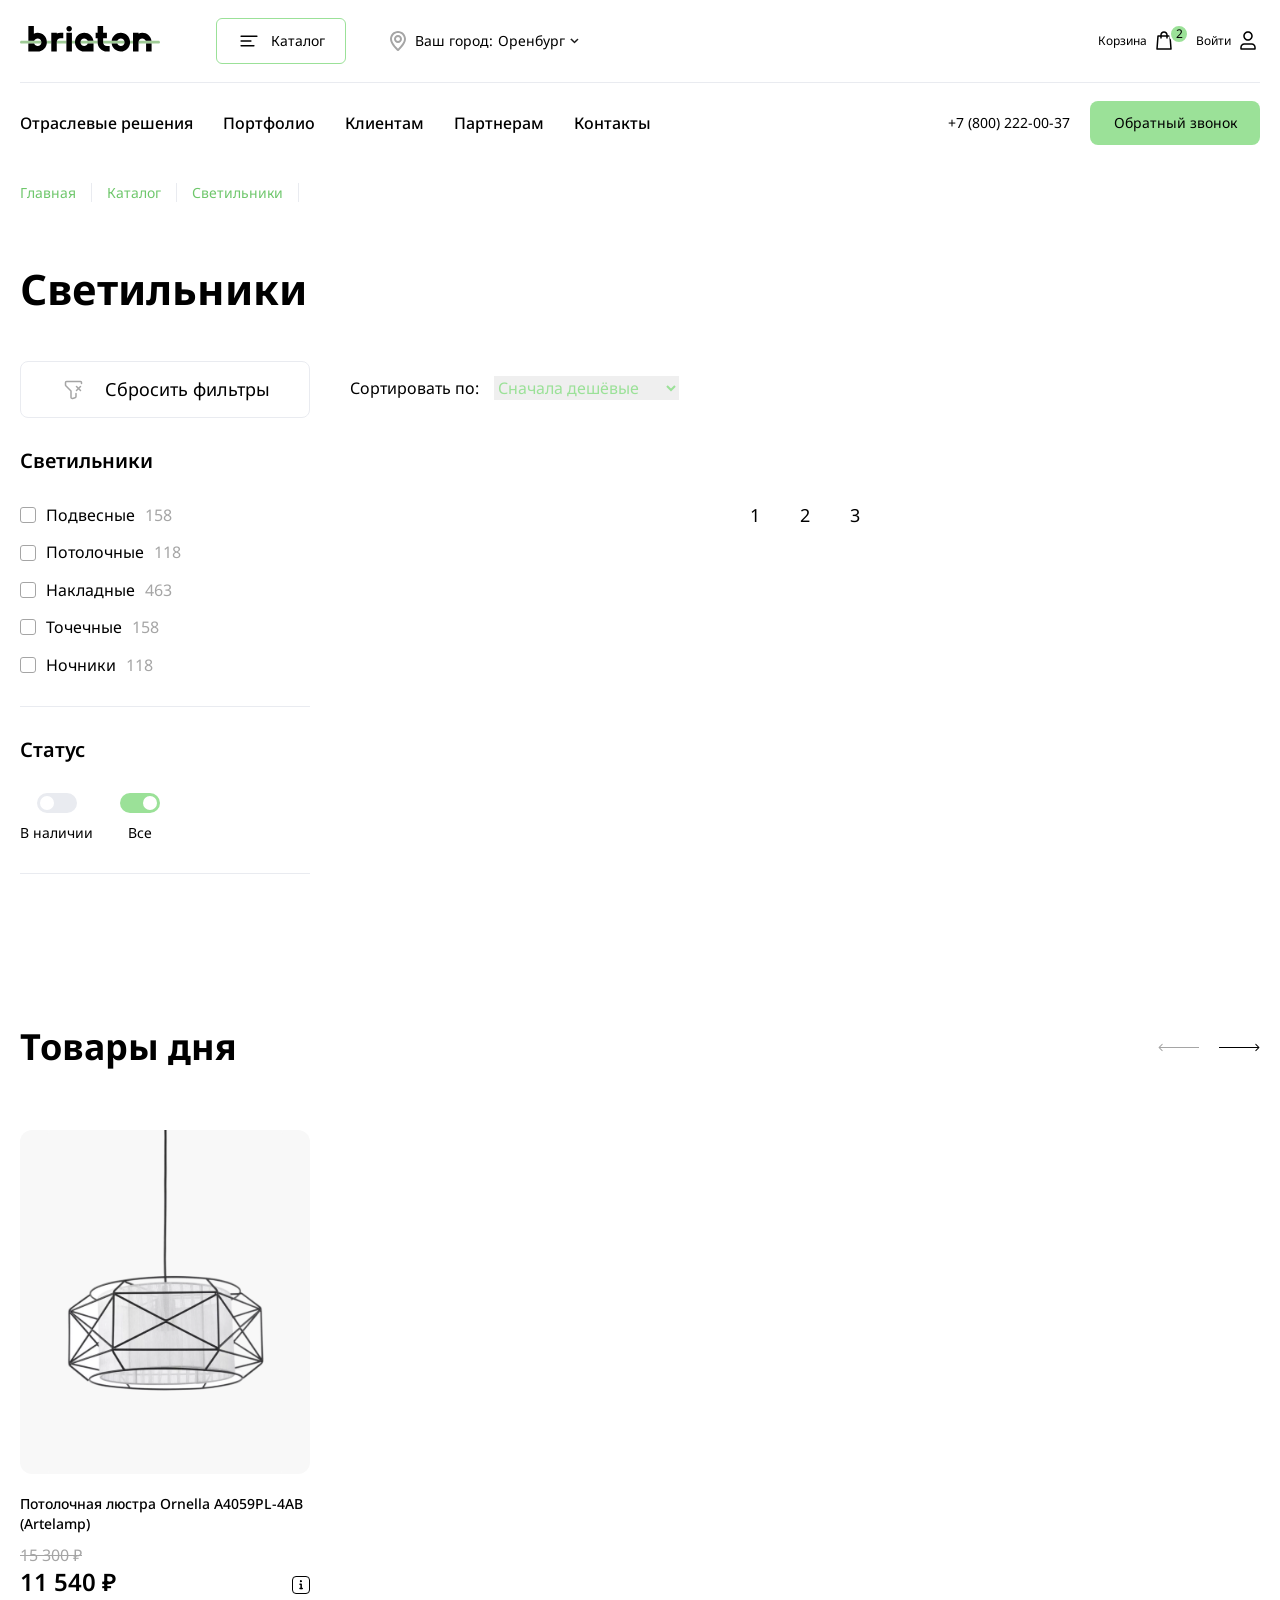
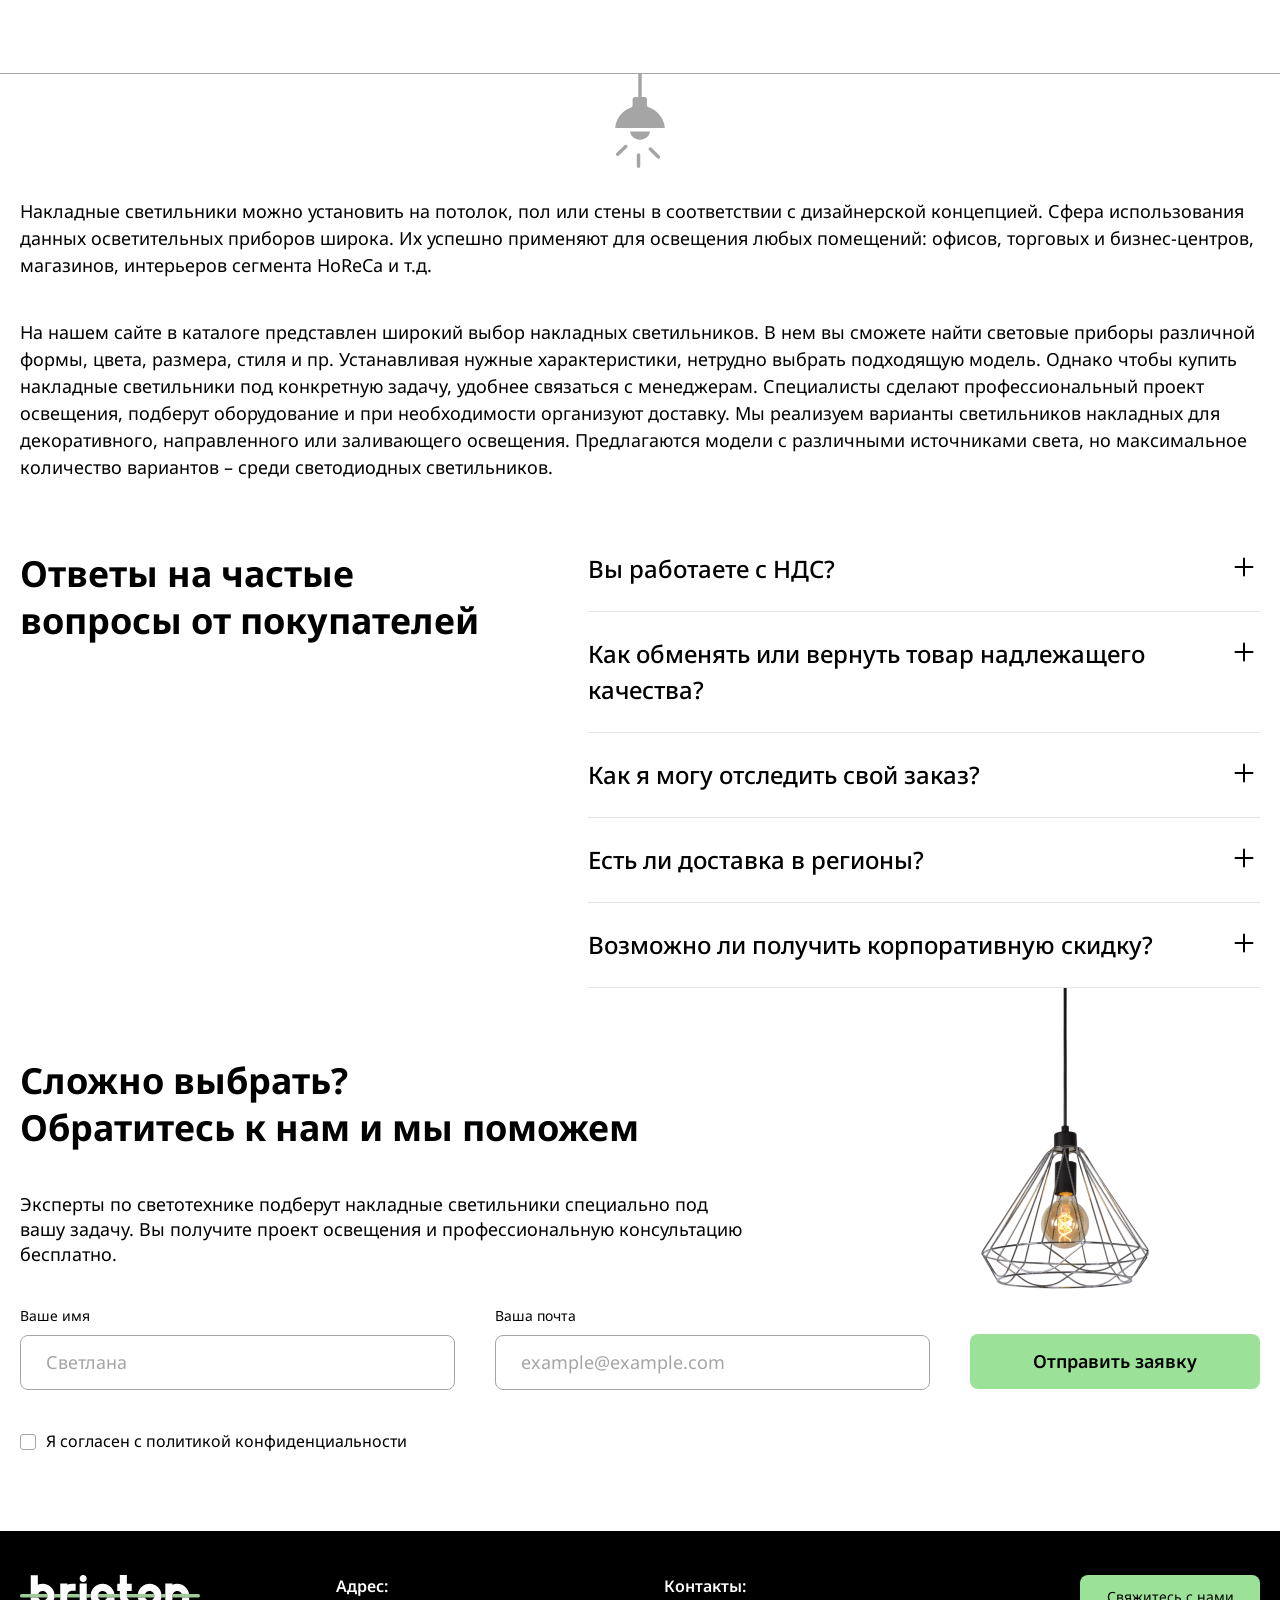
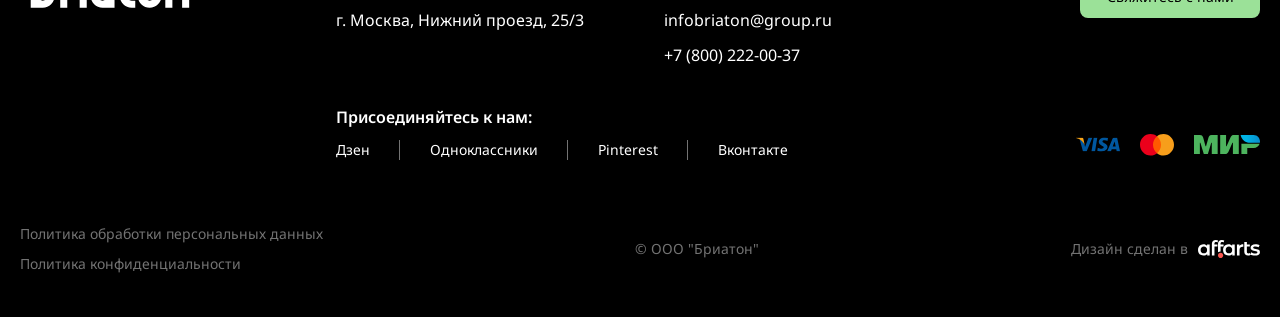
<file: briaton/index.html>
<!DOCTYPE html>
<html lang="ru">
<head>
  <meta charset="UTF-8">
  <meta name="viewport" content="width=device-width, initial-scale=1.0">
  <meta http-equiv="X-UA-Compatible" content="ie=edge">
  <link rel="stylesheet" href="css/style.css">
  <title>Каталог товаров - Briaton</title>
</head>

<body>
<header class="header">
  <div class="container">

    <!-- Header - top -->
    <div class="header__top">
      <a href="#" class="header__logo-link">
        <svg class="header__logo" width="140" height="26" aria-hidden="true">
          <use xlink:href="images/sprite.svg#icon-logo"></use>
        </svg>
      </a>
      <button class="header__catalog-btn" type="button">
        <svg class="header__logo" width="24" height="24" aria-hidden="true">
          <use xlink:href="images/sprite.svg#icon-menu"></use>
        </svg>
        <span class="header__catalog-text">Каталог</span>
      </button>

      <!-- Location -->
      <div class="header__location location">
        <svg class="location__icon" width="24" height="24" aria-hidden="true">
          <use xlink:href="images/sprite.svg#icon-location"></use>
        </svg>
        <span class="location__text">Ваш город:</span>
        <button class="location__city" type="button">
          <span class="location__city-name">Оренбург</span>
          <svg class="location__arrow" width="9" height="6" aria-hidden="true">
            <use xlink:href="images/sprite.svg#icon-arrow-bottom"></use>
          </svg>
        </button>
        <ul class="location__sublist">
          <li class="location__subitem">
            <button class="location__sublink" type="button">Москва</button>
          </li>
          <li class="location__subitem">
            <button class="location__sublink" type="button">Оренбург</button>
          </li>
          <li class="location__subitem">
            <button class="location__sublink" type="button">Санкт-Петербург</button>
          </li>
        </ul>
      </div>

      <!-- User list -->
      <ul class="header__user-list">
        <li class="header__user-item">
          <button class="header__user-btn" type="button">
            <span class="header__user-text">Корзина</span>
            <svg class="header__user-icon" width="24" height="24" aria-hidden="true">
              <use xlink:href="images/sprite.svg#icon-basket"></use>
            </svg>
            <span class="header__user-count">2</span>
          </button>

          <!-- Basket -->
          <div class="header__basket basket">
            <ul class="basket__list">
              <!--
              <li class="basket__item">
                <div class="basket__img">
                  <img src="images/item-1.png" alt="Фотография товара" height="60" width="60">
                </div>
                <span class="basket__name">Citilux Идальго CL434321 Бра с выключателем</span>
                <span class="basket__price">5690 руб</span>
                <button class="basket__item-close" type="button">
                  <svg class="main-menu__icon" width="24" height="24" aria-hidden="true">
                    <use xlink:href="images/sprite.svg#icon-close"></use>
                  </svg>
                </button>
              </li>
               -->
            </ul>
            <!-- <a class="basket__link btn" href="#">Перейти к оформлению</a> -->
            <div class="basket__empty-block">Корзина пока пуста</div>
          </div>
        </li>
        <li class="header__user-item">
          <button class="header__user-btn" type="button">
            <span class="header__user-text">Войти</span>
            <svg class="header__user-icon" width="24" height="24" aria-hidden="true">
              <use xlink:href="images/sprite.svg#icon-user"></use>
            </svg>
          </button>
        </li>
      </ul>
    </div>

    <!-- Header - bottom -->
    <div class="header__bottom">
      <ul class="header__nav-list">
        <li class="header__nav-item">
          <a class="header__nav-link" href="#">Отраслевые решения</a>
        </li>
        <li class="header__nav-item">
          <a class="header__nav-link" href="#">Портфолио</a>
        </li>
        <li class="header__nav-item">
          <a class="header__nav-link" href="#">Клиентам</a>
        </li>
        <li class="header__nav-item">
          <a class="header__nav-link" href="#">Партнерам</a>
        </li>
        <li class="header__nav-item">
          <a class="header__nav-link" href="#">Контакты</a>
        </li>
      </ul>
      <div class="header__contacts">
        <a href="tel:+78002220037" class="header__phone">+7 (800) 222-00-37</a>
        <button class="header__btn btn" type="button">Обратный звонок</button>
      </div>
    </div>

    <!-- Catalog -->
    <div class="header__catalog main-menu">
      <div class="main-menu__wrapper">
        <div class="main-menu__heading">
          <h2 class="main-menu__title">Категории товаров</h2>
          <button class="main-menu__close" type="button">
            <svg class="main-menu__icon" width="24" height="24" aria-hidden="true">
              <use xlink:href="images/sprite.svg#icon-close"></use>
            </svg>
          </button>
        </div>
        <ul class="main-menu__list">
          <li class="main-menu__item">
            <a class="main-menu__link" href="#">Люстры</a>
          </li>
          <li class="main-menu__item">
            <a class="main-menu__link main-menu__link--active" href="#">Светильники</a>
          </li>
          <li class="main-menu__item">
            <a class="main-menu__link" href="#">Бра и подсветки</a>
          </li>
          <li class="main-menu__item">
            <a class="main-menu__link" href="#">Споты</a>
          </li>
          <li class="main-menu__item">
            <a class="main-menu__link" href="#">Настольные лампы</a>
          </li>
          <li class="main-menu__item">
            <a class="main-menu__link" href="#">Торшеры</a>
          </li>
          <li class="main-menu__item">
            <a class="main-menu__link" href="#">Трековые системы</a>
          </li>
          <li class="main-menu__item">
            <a class="main-menu__link" href="#">Уличное освещение</a>
          </li>
          <li class="main-menu__item">
            <a class="main-menu__link" href="#">Офисное освещение</a>
          </li>
          <li class="main-menu__item">
            <a class="main-menu__link" href="#">Лампочки</a>
          </li>
          <li class="main-menu__item">
            <a class="main-menu__link" href="#">Светодиоидная подсветка</a>
          </li>
          <li class="main-menu__item">
            <a class="main-menu__link" href="#">Предметы инерьера</a>
          </li>
          <li class="main-menu__item">
            <a class="main-menu__link" href="#">Электротовары</a>
          </li>
          <li class="main-menu__item">
            <a class="main-menu__link" href="#">Комплектующие</a>
          </li>
        </ul>
      </div>
    </div>
  </div>
</header>

<main>
  <!-- Breadcrumbs -->
  <div class="breadcrumbs">
    <div class="container">
      <ul class="breadcrumbs__list">
        <li class="breadcrumbs__item">
          <a class="breadcrumbs__link" href="#">Главная</a>
        </li>
        <li class="breadcrumbs__item">
          <a class="breadcrumbs__link" href="#">Каталог</a>
        </li>
        <li class="breadcrumbs__item">
          <a class="breadcrumbs__link" href="#">Светильники</a>
        </li>
      </ul>
    </div>
  </div>

  <section class="catalog">
    <div class="container">
      <h1 class="catalog__title">Светильники</h1>
      <div class="catalog__wrapper">
        <form action="#" method="get" class="catalog-form">
          <button class="catalog-form__reset" type="reset">
            <svg width="24" height="24" aria-hidden="true">
              <use xlink:href="images/sprite.svg#icon-filter"></use>
            </svg>
            <span class="catalog-form__reset-text">Сбросить фильтры</span>
          </button>
          <fieldset class="catalog-form__fieldset">
            <legend class="catalog-form__legend">Светильники</legend>
            <ul class="catalog-form__list-col">
              <li class="catalog-form__item-col">
                <div class="custom-checkbox custom-checkbox--pendant">
                  <input class="visually-hidden custom-checkbox__field" id="pendant" type="checkbox" name="type" value="pendant">
                  <label class="custom-checkbox__label" for="pendant">
                      <span class="custom-checkbox__name">
                        Подвесные
                      </span>
                    <svg class="custom-checkbox__icon" width="10" height="10" aria-hidden="true">
                      <use xlink:href="images/sprite.svg#icon-check"></use>
                    </svg>
                    <span class="custom-checkbox__count">158</span>
                  </label>
                </div>
              </li>
              <li class="catalog-form__item-col">
                <div class="custom-checkbox custom-checkbox--ceiling">
                  <input class="visually-hidden custom-checkbox__field" id="ceiling" type="checkbox" name="type" value="ceiling">
                  <label class="custom-checkbox__label" for="ceiling">
                      <span class="custom-checkbox__name">
                        Потолочные
                      </span>
                    <svg class="custom-checkbox__icon" width="10" height="10" aria-hidden="true">
                      <use xlink:href="images/sprite.svg#icon-check"></use>
                    </svg>
                    <span class="custom-checkbox__count">118</span>
                  </label>
                </div>
              </li>
              <li class="catalog-form__item-col">
                <div class="custom-checkbox custom-checkbox--overhead">
                  <input class="visually-hidden custom-checkbox__field" id="overhead" type="checkbox" name="type" value="overhead">
                  <label class="custom-checkbox__label" for="overhead">
                      <span class="custom-checkbox__name">
                        Накладные
                      </span>
                    <svg class="custom-checkbox__icon" width="10" height="10" aria-hidden="true">
                      <use xlink:href="images/sprite.svg#icon-check"></use>
                    </svg>
                    <span class="custom-checkbox__count">463</span>
                  </label>
                </div>
              </li>
              <li class="catalog-form__item-col">
                <div class="custom-checkbox custom-checkbox--point">
                  <input class="visually-hidden custom-checkbox__field" id="point" type="checkbox" name="type" value="point">
                  <label class="custom-checkbox__label" for="point">
                      <span class="custom-checkbox__name">
                        Точечные
                      </span>
                    <svg class="custom-checkbox__icon" width="10" height="10" aria-hidden="true">
                      <use xlink:href="images/sprite.svg#icon-check"></use>
                    </svg>
                    <span class="custom-checkbox__count">158</span>
                  </label>
                </div>
              </li>
              <li class="catalog-form__item-col">
                <div class="custom-checkbox custom-checkbox--nightlights">
                  <input class="visually-hidden custom-checkbox__field" id="nightlights" type="checkbox"
                         name="type" value="nightlights">
                  <label class="custom-checkbox__label" for="nightlights">
                      <span class="custom-checkbox__name">
                        Ночники
                      </span>
                    <svg class="custom-checkbox__icon" width="10" height="10" aria-hidden="true">
                      <use xlink:href="images/sprite.svg#icon-check"></use>
                    </svg>
                    <span class="custom-checkbox__count">118</span>
                  </label>
                </div>
              </li>
            </ul>
          </fieldset>
          <fieldset class="catalog-form__fieldset">
            <legend class="catalog-form__legend">Статус</legend>
            <ul class="catalog-form__list-row">
              <li class="catalog-form__item-row">
                <div class="custom-radio">
                  <input class="visually-hidden custom-radio__field" id="instock" type="radio" name="status"
                         value="instock">
                  <label class="custom-radio__label" for="instock">
                    <span class="custom-radio__toggle"></span>
                    <span class="custom-radio__text">В наличии</span>
                  </label>
                </div>
              </li>
              <li class="catalog-form__item-row">
                <div class="custom-radio">
                  <input class="visually-hidden custom-radio__field" id="all-item" type="radio" name="status"
                         value="all-item" checked>
                  <label class="custom-radio__label" for="all-item">
                    <span class="custom-radio__toggle"></span>
                    <span class="custom-radio__text">Все</span>
                  </label>
                </div>
              </li>
            </ul>
          </fieldset>
        </form>
        <div class="catalog__products">
          <div class="catalog__sort">
            <p class="catalog__sort-text">Сортировать по:</p>
            <select class="catalog__sort-select" name="sort">
              <option value="price-min">Сначала дешёвые</option>
              <option value="price-max">Сначала дорогие</option>
              <option value="rating-max">Сначала популярные</option>
            </select>
          </div>
          <ul class="catalog__list">
            <!-- Отрисовка карточек -->
          </ul>
          <ol class="catalog__pagination">
            <li class="catalog__pagination-item">
              <button class="catalog__pagination-link">1</button>
            </li>
            <li class="catalog__pagination-item">
              <button class="catalog__pagination-link">2</button>
            </li>
            <li class="catalog__pagination-item">
              <button class="catalog__pagination-link">3</button>
            </li>
          </ol>
        </div>
      </div>
    </div>
  </section>

  <!-- Товары дня -->
  <section class="day-products">
    <div class="container">
      <div class="day-products__top">
        <h2 class="day-products__title">Товары дня</h2>

        <!-- Навигация для слайдера -->
        <div class="day-products__navigation">
          <button class="day-products__navigation-btn day-products__navigation-btn--prev" disabled type="button">
            <svg width="41" height="9" aria-hidden="true">
              <use xlink:href="images/sprite.svg#icon-arrow-prev"></use>
            </svg>
          </button>
          <button class="day-products__navigation-btn day-products__navigation-btn--next" type="button">
            <svg width="41" height="9" aria-hidden="true">
              <use xlink:href="images/sprite.svg#icon-arrow-next"></use>
            </svg>
          </button>
        </div>
      </div>

      <!-- Слайдер -->
      <div class="day-products__slider swiper">
        <ul class="day-products__list swiper-wrapper">
          <li class="day-products__item">
            <div class="product-card product-card--small">
              <div class="product-card__visual">
                <img class="product-card__img" src="images/item-7.png" height="344" width="290"
                     alt="Изображение товара">
                <div class="product-card__more">
                  <a href="#" class="product-card__link btn btn--icon">
                    <span class="btn__text">В корзину</span>
                    <svg width="24" height="24" aria-hidden="true">
                      <use xlink:href="images/sprite.svg#icon-basket"></use>
                    </svg>
                  </a>
                  <a href="#" class="product-card__link btn btn--secondary">
                    <span class="btn__text">Подробнее</span>
                  </a>
                </div>
              </div>
              <div class="product-card__info">
                <h2 class="product-card__title">Потолочная люстра Ornella A4059PL-4AB (Artelamp)</h2>
                <span class="product-card__old">
                  <span class="product-card__old-number">15 300</span>
                  <span class="product-card__old-add">₽</span>
                </span>
                <span class="product-card__price">
                  <span class="product-card__price-number">11 540</span>
                  <span class="product-card__price-add">₽</span>
                </span>
                <div class="product-card__tooltip tooltip">
                  <button class="tooltip__btn" aria-label="Показать подсказку">
                    <svg class="tooltip__icon" width="5" height="10" aria-hidden="true">
                      <use xlink:href="images/sprite.svg#icon-i"></use>
                    </svg>
                  </button>
                  <div class="tooltip__content">
                    <span class="tooltip__text">Наличие товара по городам:</span>
                    <ul class="tooltip__list">
                      <li class="tooltip__item">
                        <span class="tooltip__text">Москва: <span class="tooltip__count">454</span></span>
                      </li>
                      <li class="tooltip__item">
                        <span class="tooltip__text">Оренбург: <span class="tooltip__count">381</span></span>
                      </li>
                      <li class="tooltip__item">
                        <span class="tooltip__text">Санкт-Петербург: <span class="tooltip__count">15</span></span>
                      </li>
                    </ul>
                  </div>
                </div>
              </div>
            </div>
          </li>
        </ul>
      </div>
    </div>
  </section>

  <!-- Описание компании -->
  <section class="description">
    <div class="container">
      <svg class="description__lamp" width="94" height="94" aria-hidden="true">
        <use xlink:href="images/sprite.svg#icon-lamp"></use>
      </svg>
      <h2 class="visually-hidden">Описание магазина</h2>
      <div class="description__texts">
        <p>Накладные светильники можно установить на потолок, пол или стены в соответствии с дизайнерской концепцией. Сфера использования данных осветительных приборов широка. Их успешно применяют для освещения любых помещений: офисов, торговых и бизнес-центров, магазинов, интерьеров сегмента HoReCa и т.д.
        </p>
        <p>На нашем сайте в каталоге представлен широкий выбор накладных светильников. В нем вы сможете найти световые приборы различной формы, цвета, размера, стиля и пр. Устанавливая нужные характеристики, нетрудно выбрать подходящую модель. Однако чтобы купить накладные светильники под конкретную задачу, удобнее связаться с менеджерам. Специалисты сделают профессиональный проект освещения, подберут оборудование и при необходимости организуют доставку. Мы реализуем варианты светильников накладных для декоративного, направленного или заливающего освещения. Предлагаются модели с различными источниками света, но максимальное количество вариантов – среди светодиодных светильников.</p>
      </div>
    </div>
  </section>

  <!-- FAQ -->
  <section class="faq">
    <div class="container">
      <div class="faq__wrapper">
        <h2 class="faq__title">Ответы на частые вопросы от покупателей</h2>
        <div class="faq__accordion accordion">
          <div class="accordion__element">
            <button class="accordion__btn" type="button">
              <span class="accordion__btn-text">Вы работаете с НДС?</span>
              <span class="accordion__btn-icon"></span>
            </button>
            <div class="accordion__content">
              <div class="accordion__inner">
                <div class="accordion__text">
                  <p>Вы можете отказаться от покупки. Товар должен быть надлежащего качества. Убедитесь, что сохранён товарный вид, потребительские свойства, а также имеется документ, подтверждающий покупку товара, на товаре отсутствуют следы сборки, ухудшающие его товарный вид.</p>
                  <p>Обращаем Ваше внимание, что расходы на доставку товара в случае возврата или обмена товара надлежащего качества несет Покупатель.</p>
                </div>
              </div>
            </div>
          </div>
          <div class="accordion__element">
            <button class="accordion__btn" type="button">
              <span class="accordion__btn-text">Как обменять или вернуть товар надлежащего качества?</span>
              <span class="accordion__btn-icon"></span>
            </button>
            <div class="accordion__content">
              <div class="accordion__inner">
                <div class="accordion__text">
                  <p>Вы можете отказаться от покупки. Товар должен быть надлежащего качества. Убедитесь, что сохранён товарный вид, потребительские свойства, а также имеется документ, подтверждающий покупку товара, на товаре отсутствуют следы сборки, ухудшающие его товарный вид.</p>
                  <p>Обращаем Ваше внимание, что расходы на доставку товара в случае возврата или обмена товара надлежащего качества несет Покупатель.</p>
                </div>
              </div>
            </div>
          </div>
          <div class="accordion__element">
            <button class="accordion__btn" type="button">
              <span class="accordion__btn-text">Как я могу отследить свой заказ?</span>
              <span class="accordion__btn-icon"></span>
            </button>
            <div class="accordion__content">
              <div class="accordion__inner">
                <div class="accordion__text">
                  <p>Вы можете отказаться от покупки. Товар должен быть надлежащего качества. Убедитесь, что сохранён товарный вид, потребительские свойства, а также имеется документ, подтверждающий покупку товара, на товаре отсутствуют следы сборки, ухудшающие его товарный вид.</p>
                  <p>Обращаем Ваше внимание, что расходы на доставку товара в случае возврата или обмена товара надлежащего качества несет Покупатель.</p>
                </div>
              </div>
            </div>
          </div>
          <div class="accordion__element">
            <button class="accordion__btn" type="button">
              <span class="accordion__btn-text">Есть ли доставка в регионы?</span>
              <span class="accordion__btn-icon"></span>
            </button>
            <div class="accordion__content">
              <div class="accordion__inner">
                <div class="accordion__text">
                  <p>Вы можете отказаться от покупки. Товар должен быть надлежащего качества. Убедитесь, что сохранён товарный вид, потребительские свойства, а также имеется документ, подтверждающий покупку товара, на товаре отсутствуют следы сборки, ухудшающие его товарный вид.</p>
                  <p>Обращаем Ваше внимание, что расходы на доставку товара в случае возврата или обмена товара надлежащего качества несет Покупатель.</p>
                </div>
              </div>
            </div>
          </div>
          <div class="accordion__element">
            <button class="accordion__btn" type="button">
              <span class="accordion__btn-text">Возможно ли получить корпоративную скидку?</span>
              <span class="accordion__btn-icon"></span>
            </button>
            <div class="accordion__content">
              <div class="accordion__inner">
                <div class="accordion__text">
                  <p>Вы можете отказаться от покупки. Товар должен быть надлежащего качества. Убедитесь, что сохранён товарный вид, потребительские свойства, а также имеется документ, подтверждающий покупку товара, на товаре отсутствуют следы сборки, ухудшающие его товарный вид.</p>
                  <p>Обращаем Ваше внимание, что расходы на доставку товара в случае возврата или обмена товара надлежащего качества несет Покупатель.</p>
                </div>
              </div>
            </div>
          </div>
        </div>
      </div>
    </div>
  </section>

  <!-- Форма -->
  <section class="questions">
    <div class="container">
      <div class="questions__wrapper">
        <h2 class="questions__title">
          <span class="questions__title-text">Сложно выбрать?</span>
          <span class="questions__title-text">Обратитесь к нам и мы поможем</span>
        </h2>
        <img class="questions__img" src="images/lamp.png" width="253" height="319" alt="Фотография лампы">
        <p class="questions__text">Эксперты по светотехнике подберут накладные светильники специально под вашу задачу. Вы получите проект освещения и профессиональную консультацию бесплатно.</p>
        <form action="#" method="POST" class="questions__form">
          <div class="questions__inner">
            <div class="custom-input">
              <label for="name" class="custon-input__label">Ваше имя</label>
              <input type="text" class="custom-input__field" id="name" placeholder="Светлана">
            </div>
            <div class="custom-input">
              <label for="email" class="custon-input__label">Ваша почта</label>
              <input type="email" class="custom-input__field" id="email" placeholder="example@example.com">
            </div>
            <button class="questions__btn btn btn--big" type="submit">Отправить заявку</button>
          </div>
          <div class="custom-checkbox">
            <input class="visually-hidden custom-checkbox__field" id="agree" type="checkbox" name="pendant">
            <label class="custom-checkbox__label" for="agree">
              <span class="custom-checkbox__name">Я согласен с политикой конфиденциальности</span>
              <svg class="custom-checkbox__icon" width="10" height="10" aria-hidden="true">
                <use xlink:href="images/sprite.svg#icon-check"></use>
              </svg>
            </label>
          </div>
        </form>
      </div>
    </div>
  </section>
</main>

<footer class="footer">
  <div class="container">
    <div class="footer__main">
      <a class="footer__logo-link" href="#">
        <svg class="footer__logo" width="180" height="33" aria-hidden="true">
          <use xlink:href="images/sprite.svg#icon-logo-black"></use>
        </svg>
      </a>
      <div class="footer__menu">
        <div class="footer__box">
          <div class="footer__contact">
            <span class="footer__name">Адрес:</span>
            <span class="footer__contact-link">г. Москва, Нижний проезд, 25/3</span>
          </div>
          <div class="footer__contact">
            <span class="footer__name">Контакты:</span>
            <a class="footer__contact-link" href="mailto:infobriaton@group.ru">infobriaton@group.ru</a>
            <a class="footer__contact-link" href="tel:+78002220037">+7 (800) 222-00-37</a>
          </div>
        </div>
        <div class="footer__social">
          <span class="footer__name">Присоединяйтесь к нам:</span>
          <ul class="footer__social-list">
            <li class="footer__social-item">
              <a class="footer__social-link" href="#">Дзен</a>
            </li>
            <li class="footer__social-item">
              <a class="footer__social-link" href="#">Одноклассники</a>
            </li>
            <li class="footer__social-item">
              <a class="footer__social-link" href="#">Pinterest</a>
            </li>
            <li class="footer__social-item">
              <a class="footer__social-link" href="#">Вконтакте</a>
            </li>
          </ul>
        </div>
      </div>
      <div class="footer__info">
        <button class="footer__btn btn">Свяжитесь с нами</button>
        <ul class="footer__cards">
          <li class="footer__card">
            <svg class="footer__logo" width="44" height="15" aria-hidden="true">
              <use xlink:href="images/sprite.svg#icon-visa"></use>
            </svg>
          </li>
          <li class="footer__card">
            <svg class="footer__logo" width="34" height="22" aria-hidden="true">
              <use xlink:href="images/sprite.svg#icon-mc"></use>
            </svg>
          </li>
          <li class="footer__card">
            <svg class="footer__logo" width="66" height="19" aria-hidden="true">
              <use xlink:href="images/sprite.svg#icon-mir"></use>
            </svg>
          </li>
        </ul>
      </div>
    </div>

    <div class="footer__bottom">
      <div class="footer__policy">
        <a class="footer__policy-link" href="#">Политика обработки персональных данных</a>
        <a class="footer__policy-link" href="#">Политика конфиденциальности</a>
      </div>
      <span class="footer__copyright">© ООО "Бриатон"</span>
      <a class="footer__develop" href="https://affarts.ru/">
        <span class="footer__develop-text">Дизайн сделан в</span>
        <svg class="footer__develop-logo" width="62" height="18" aria-hidden="true">
          <use xlink:href="images/sprite.svg#icon-affarts"></use>
        </svg>
      </a>
    </div>
  </div>
</footer>
<script src="./js/vendor/swiper.js"></script>
<script src="./js/vendor/just-validate.js"></script>
<script src="./js/vendor/popprjs.min.js"></script>
<script src="./js/vendor/tippy.min.js"></script>
<script src="./js/main.js" type="module"></script>
</body>
</html>
</file>
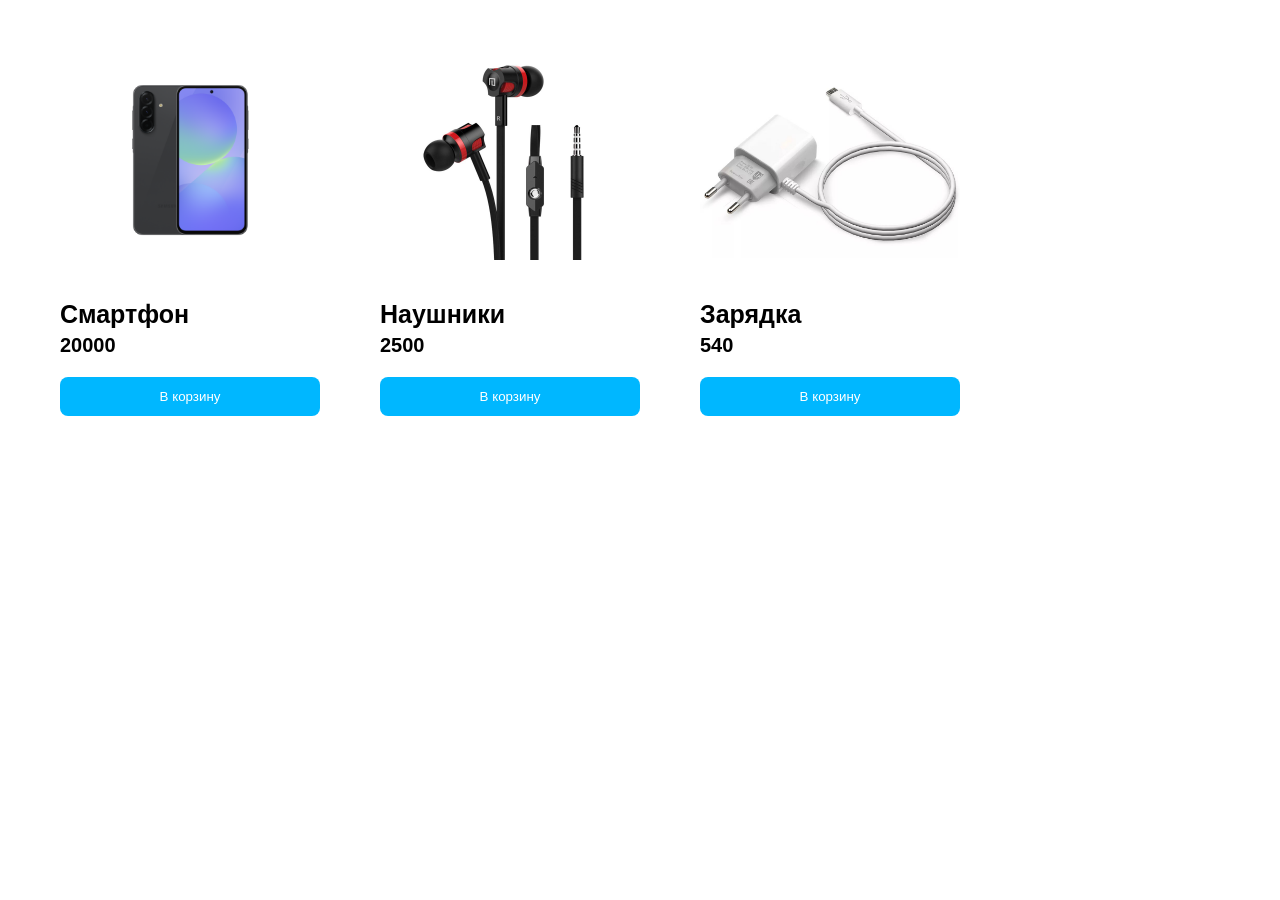
<file: classes/index.html>
<!DOCTYPE html>
<html lang="ru">

<head>
    <meta charset="UTF-8">
    <meta httpequiv="X-UA-Compatible" content="IE=edge">
    <meta name="viewport" content="width=device-width, initial-scale=1.0">
    <title>Товары</title>
    <link rel="stylesheet" href="css/normalize.css">
    <link rel="stylesheet" href="css/style.css">

    <script type="module" src="js/index.js"></script>
</head>
<body>
<div class="app" id="app"></div>
</body>

</html>
</file>
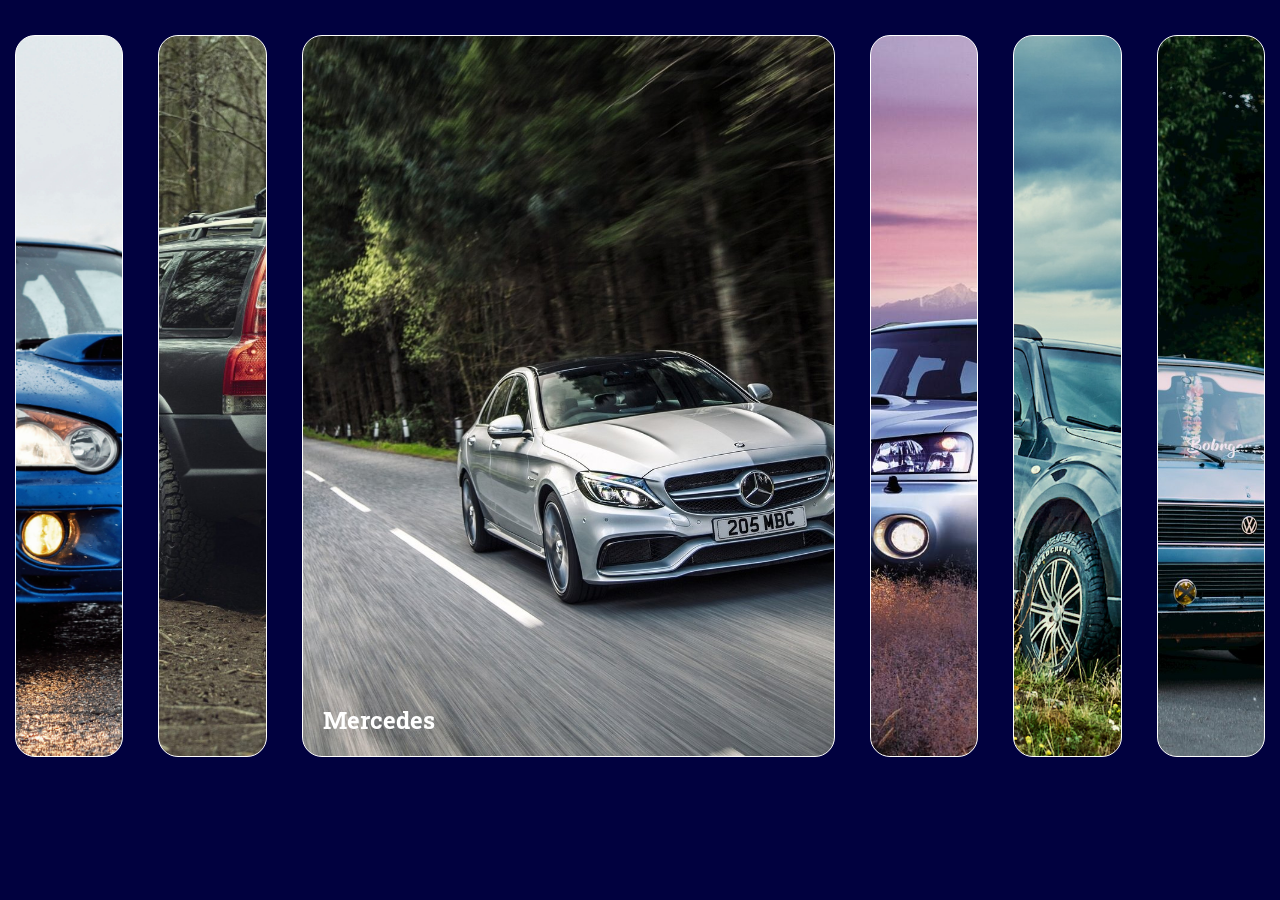
<file: gallery/index.html>
<!DOCTYPE html>
<html lang="en">
<head>
    <meta charset="UTF-8">
    <link rel="stylesheet" href="./styles.css">
    <title>Галерея</title>
</head>
<body>
<div id="wrapper">
    <div id="slider">
        <div class="slide" id="subaru_impreza"><h3>Subaru Impreza</h3></div>
        <div class="slide" id="volvo"><h3>Volvo</h3></div>
        <div class="slide" id="mercedes"><h3>Mercedes</h3></div>
        <div class="slide" id="subaru_forester_sg"><h3>Subaru Forester SG</h3></div>
        <div class="slide" id="subaru_forester_sh"><h3>Subaru Forester SH</h3></div>
        <div class="slide" id="volkswagen_t3"><h3>Volkswagen Transporter</h3></div>
    </div>
</div>
<script src="index.js"></script>
</body>
</html>
</file>
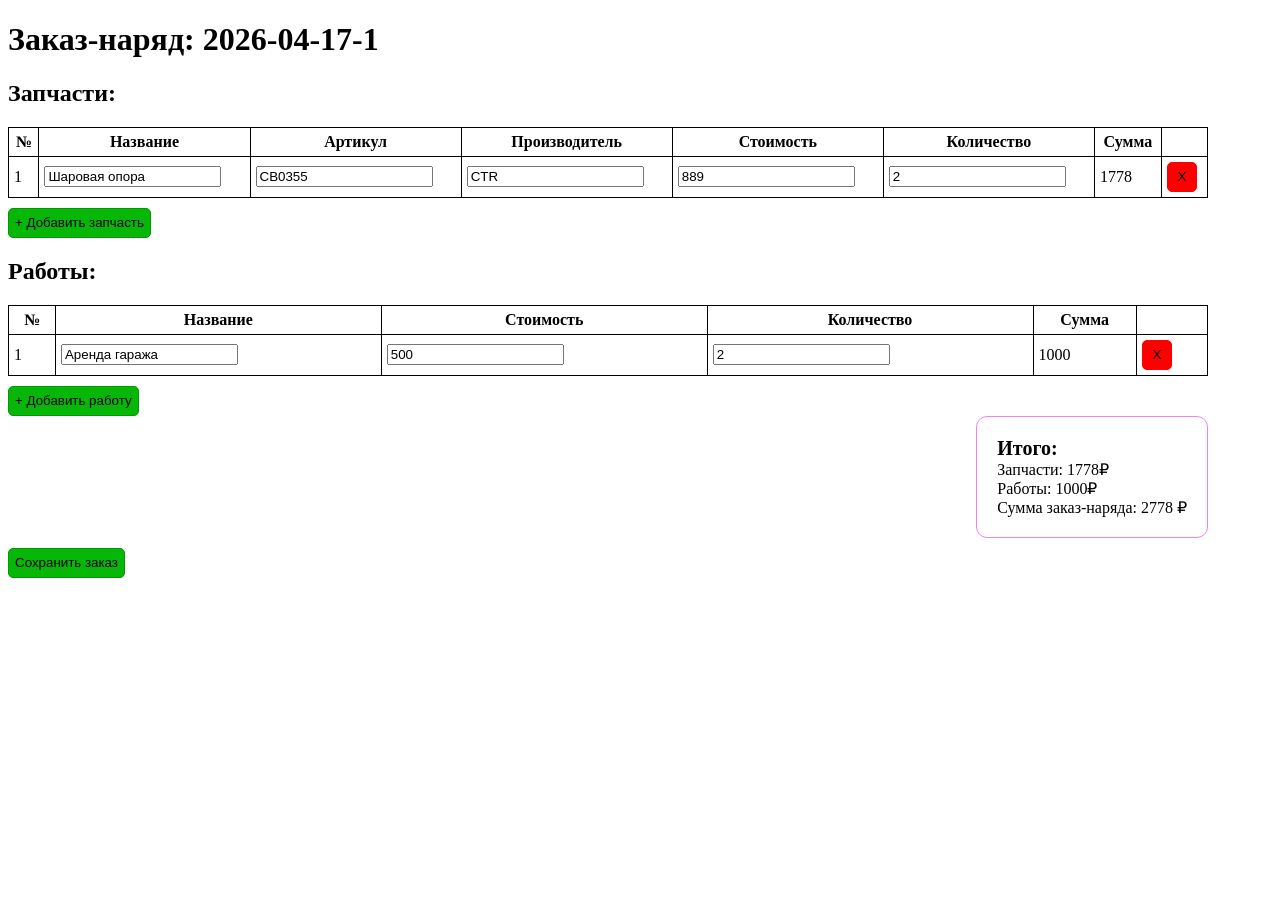
<file: order/index.html>
<!DOCTYPE html>
<html lang="en">
<head>
    <meta charset="UTF-8">
    <link rel="stylesheet" href="style.css">
    <title>Service Order</title>
</head>
<body>
<div class="wrapper">
    <h1>Заказ-наряд: <span id="orderNumber">2026-04-17-1</span></h1>

    <h2>Запчасти: </h2>
    <table class="parts-table">
        <thead>
        <tr>
            <th>№</th>
            <th>Название</th>
            <th>Артикул</th>
            <th>Производитель</th>
            <th>Стоимость</th>
            <th>Количество</th>
            <th>Сумма</th>
        </tr>
        </thead>
        <tbody id="partsRows">
        <!-- Здесь будут строки заказ-наряда -->
        </tbody>
    </table>
    <button class="btnSuccess" onclick="addPartRow()">+ Добавить запчасть</button>

    <h2>Работы: </h2>
    <table class="works-table">
        <thead>
        <tr>
            <th>№</th>
            <th>Название</th>
            <th>Стоимость</th>
            <th>Количество</th>
            <th>Сумма</th>
        </tr>
        </thead>
        <tbody id="workRows">
        <!-- Здесь будут строки работ -->
        </tbody>
    </table>
    <button class="btnSuccess" onclick="addWorkRow()">+ Добавить работу</button>


    <div class="orderFooter">
        <div class="result">
            <div class="title">Итого:</div>
            <div>Запчасти: <span class="sumParts"></span>₽</div>
            <div>Работы: <span class="sumWorks"></span>₽</div>
            <div>Сумма заказ-наряда: <span class="totalSum"></span> ₽</div>
        </div>
    </div>

    <div>
        <button class="btnSuccess" id="save-order" onclick="saveOrder()">Сохранить заказ</button>
    </div>

</div>

<script src="script.js"></script>
</body>
</html>
</file>
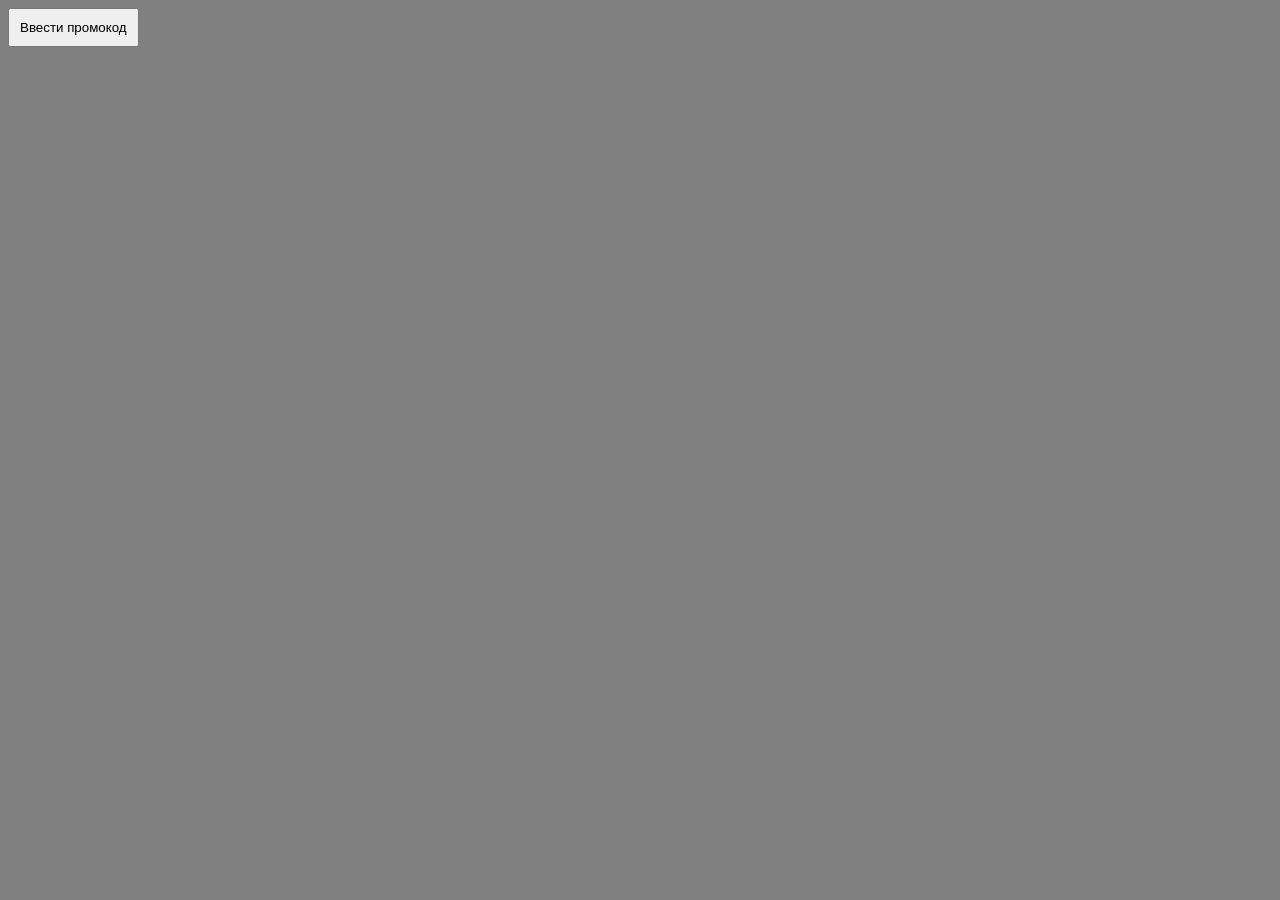
<file: popup/index.html>
<!DOCTYPE html>
<html lang="en">
<head>
    <meta charset="UTF-8">
    <link rel="stylesheet" href="style.css">
    <title>PopUp</title>
</head>
<body>
<button onclick="inputPromocode()" class="promoBtn">Ввести промокод</button>

<div id="gift" class="gift">
    <div class="icon"></div>
    <div class="content">
        <div class="title"></div>
        <button class="btn" onclick="closeGift()">Отлично!</button>
    </div>
</div>

<div id="promo" class="promo">
    <div class="promoForm">
        <input class="input" type="text" name="promocode" id="promocode" placeholder="ПРОМОКОД">
        <button class="btn" onclick="submitPromocode()">Применить</button>
    </div>
    <div id="promoMsg"></div>
</div>
<script src="script.js"></script>
</body>
</html>
</file>
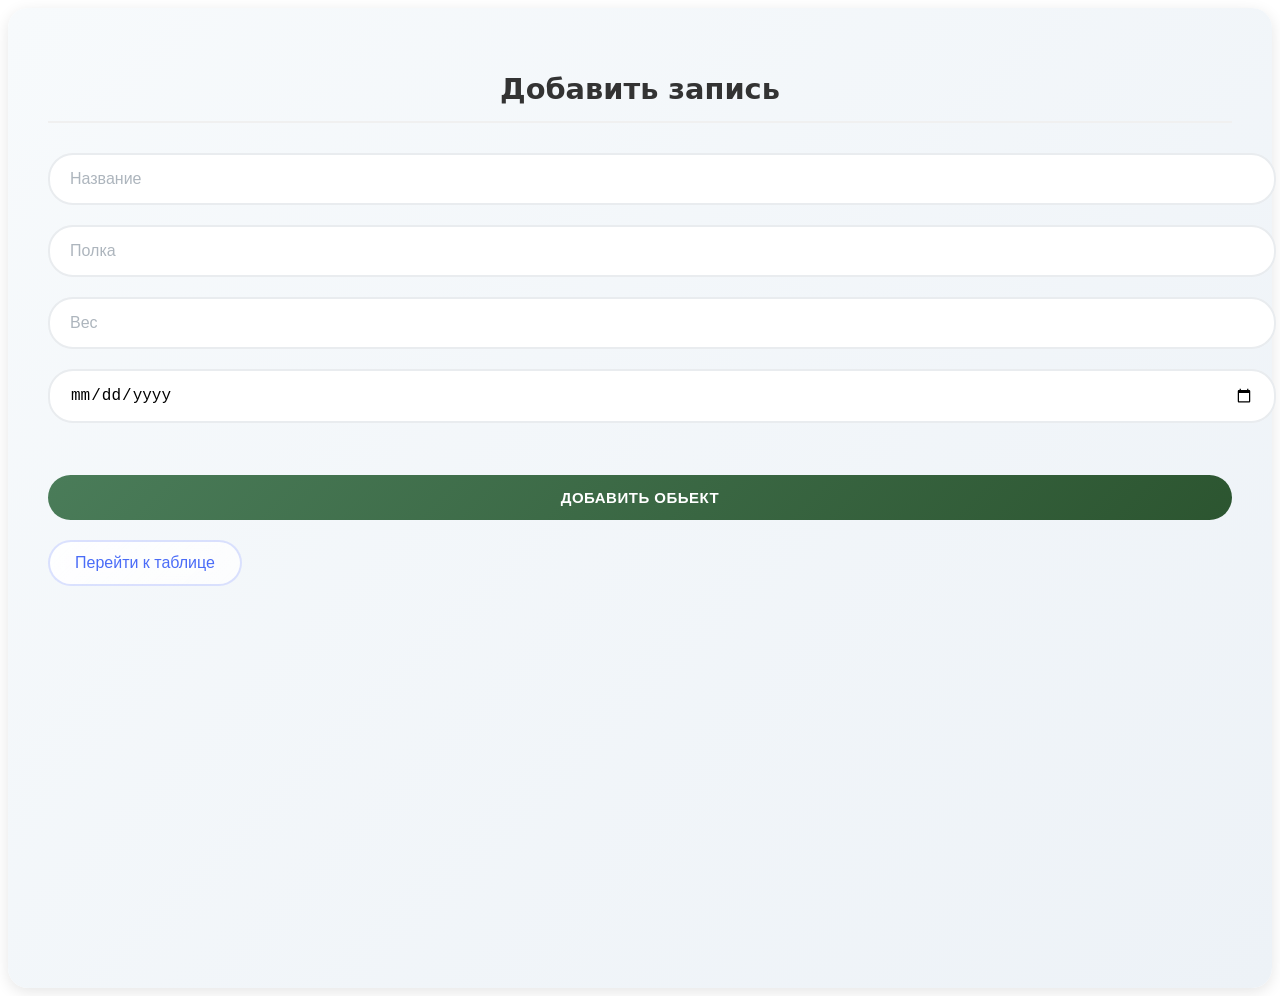
<file: warehouse/index.html>
<!DOCTYPE html>
<html lang="en">
<head>
    <meta charset="UTF-8">
    <title>Склад</title>
    <link rel="stylesheet" href="css/style.css">
</head>
<body>
<div class="warehouse" id="app_warehouse"></div>

<script type="module" src="js/index.js"></script>
</body>
</html>
</file>
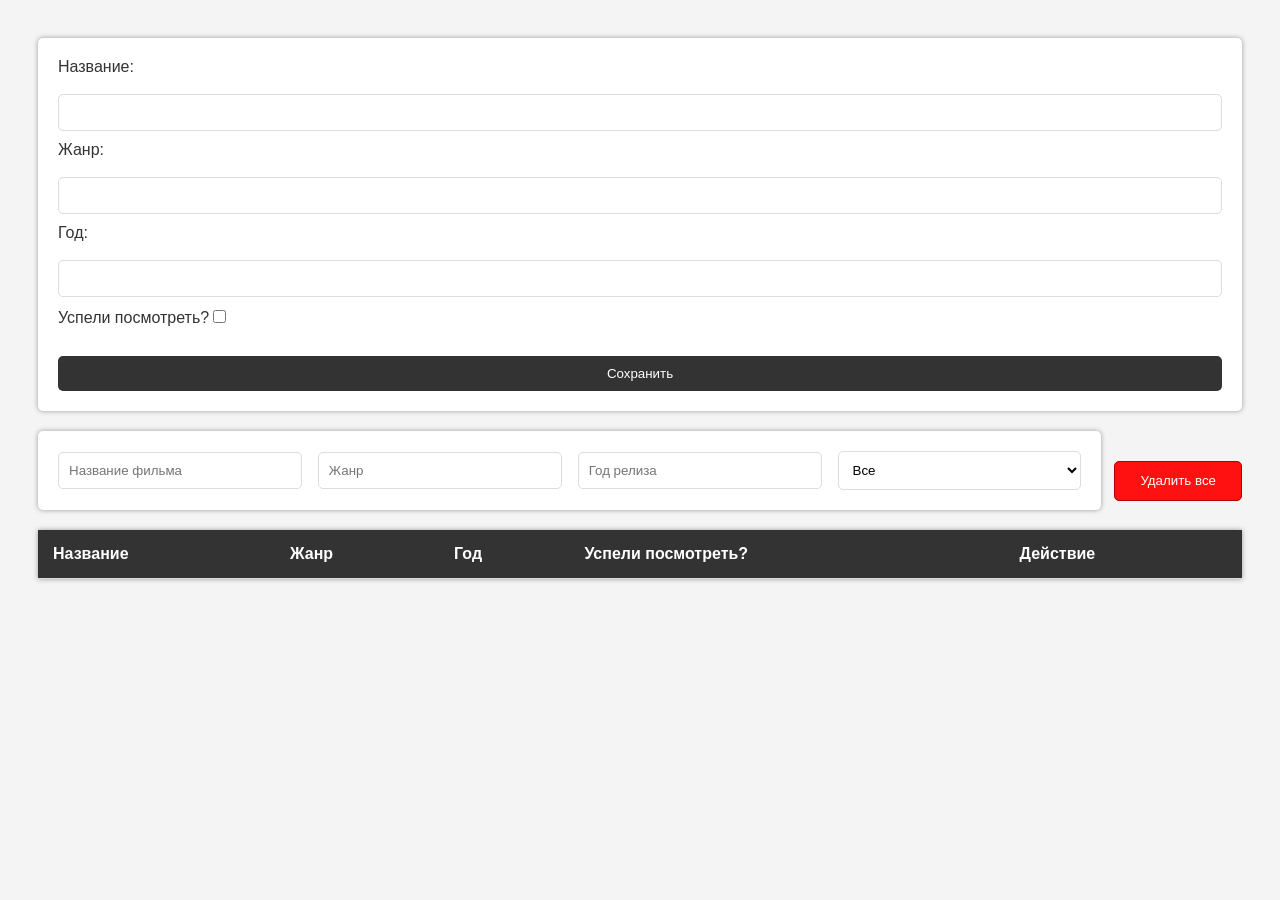
<file: webFilmbook/index.html>
<!DOCTYPE html>
<html lang="en">
<head>
    <meta charset="UTF-8">
    <title>Фильмотека</title>
    <link rel="stylesheet" href="styles.css">
</head>
<body>
<body>
<form id="film-form">
    <label for="title">Название:</label><br>
    <input type="text" id="title" name="title"><br>
    <label for="genre">Жанр:</label><br>
    <input type="text" id="genre" name="genre"><br>
    <label for="releaseYear">Год:</label><br>
    <input type="text" id="releaseYear" name="releaseYear"><br>
    <label for="isWatched">Успели посмотреть?<input type="checkbox" id="isWatched" name="isWatched"></label><br>
    <input type="submit" class="saveBtn" value="Сохранить">
</form>

<div class="innerWrapper">
    <div class="filter">
        <input type="text" id="sortByTitle" placeholder="Название фильма">
        <input type="text" id="sortByGenre" placeholder="Жанр">
        <input type="text" id="sortByReleaseYear" placeholder="Год релиза">
        <select id="sortByIsWatched">
            <option value="all" selected>Все</option>
            <option value="true">Просмотренные</option>
            <option value="false">Не просмотренные</option>
        </select>
    </div>
    <button class="deleteAllBtn" id="deleteAllFilms">Удалить все</button>
</div>


<table id="film-table">
    <thead>
    <tr>
        <th>Название</th>
        <th>Жанр</th>
        <th>Год</th>
        <th>Успели посмотреть?</th>
        <th>Действие</th>
    </tr>
    </thead>
    <tbody id="film-tbody">
    <!-- Rows will be inserted here -->
    </tbody>
</table>
<script src="script.js"></script>
</body>
</body>
</html>
</file>
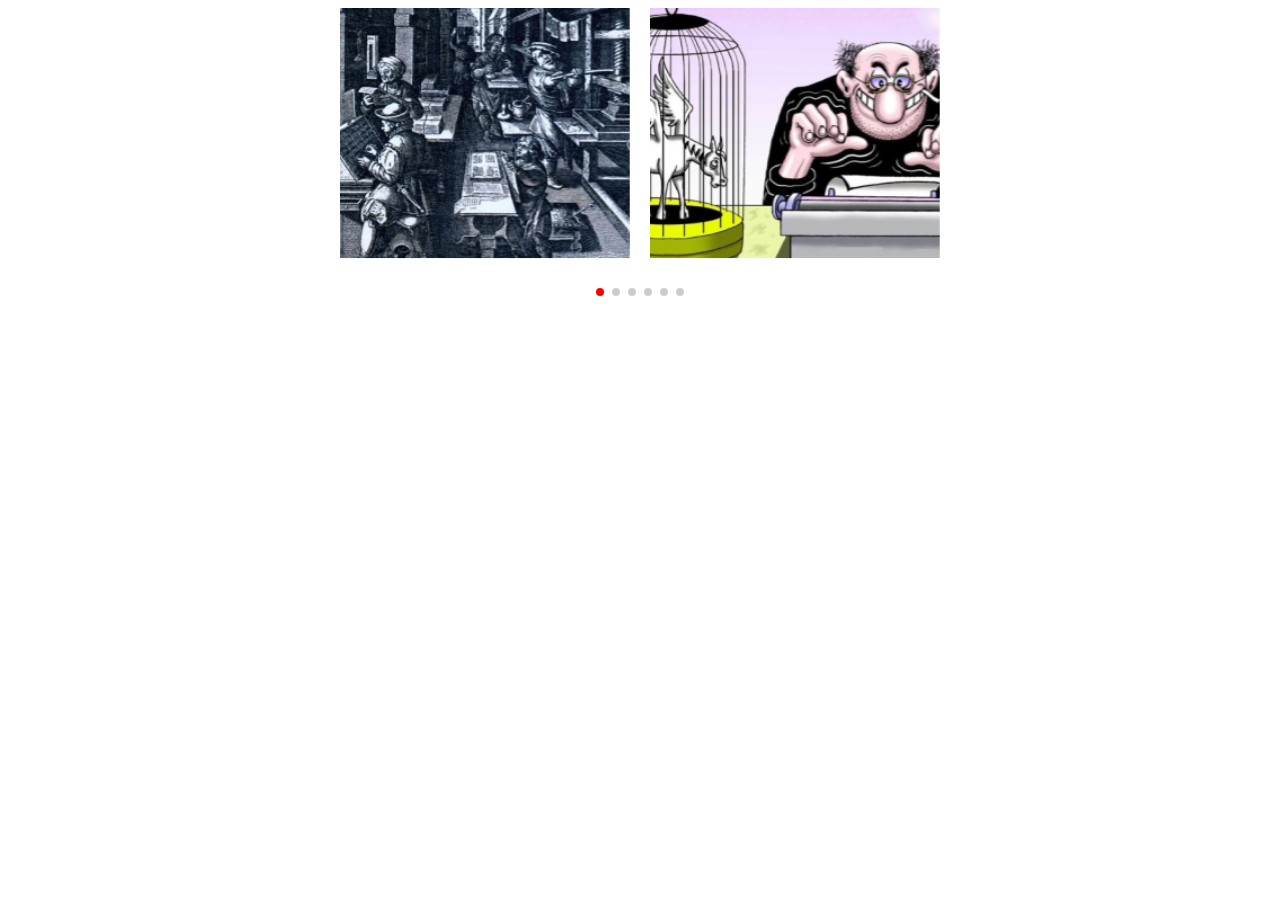
<file: libjs/swiper/index.html>
<!DOCTYPE html>
<html lang="en">

<head>
    <meta charset="UTF-8">
    <meta name="viewport" content="width=device-width, initial-scale=1.0">
    <title>Слайдер</title>

    <link rel="stylesheet" href="https://cdn.jsdelivr.net/npm/swiper@10/swiper-bundle.min.css" />
    <script src="https://cdn.jsdelivr.net/npm/swiper@10/swiper-bundle.min.js"></script>

    <link rel="stylesheet" href="style.css">
</head>

<body>

<!-- Главный контейнер слайдера -->
<div class="swiper">

    <!-- Обёртка слайдов -->
    <div class="swiper-wrapper">
        <!-- Слайды -->
        <div class="swiper-slide">
            <img src="img/image_1.png" alt="1" class="pic">
        </div>
        <div class="swiper-slide">
            <img src="img/image_2.png" alt="2" class="pic">
        </div>
        <div class="swiper-slide">
            <img src="img/image_3.png" alt="2" class="pic">
        </div>
        <div class="swiper-slide">
            <img src="img/image_4.png" alt="2" class="pic">
        </div>
        <div class="swiper-slide">
            <img src="img/image_5.png" alt="2" class="pic">
        </div>
        <div class="swiper-slide">
            <img src="img/image_6.png" alt="2" class="pic">
        </div>
    </div>

    <!-- Пагинция - если не нужна, можно вырезать -->
    <div class="swiper-pagination"></div>
</div>

<script src="main.js"></script>
</body>

</html>
</file>
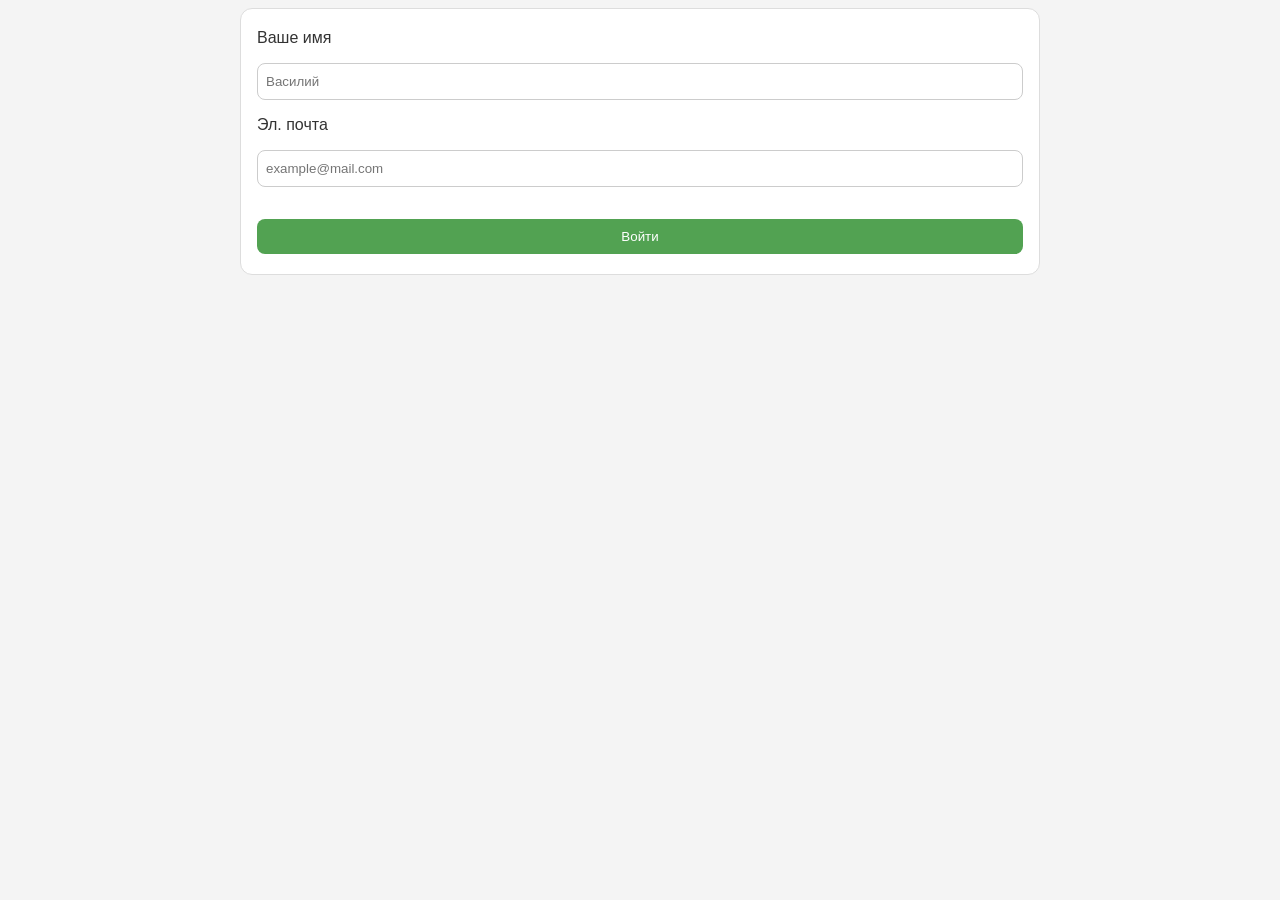
<file: testConnect/login.html>
<!DOCTYPE html>
<html lang="en">
<head>
    <meta charset="UTF-8">
    <title>Видеотека</title>
    <link rel="stylesheet" href="styles.css">
</head>
<body>
<body>
<div id="app"></div>
<script src="script.js"></script>
</body>
</body>
</html>
</file>
<file: briaton/css/style.css>
/* Vendor */
/* ------------------------------------ */
/**
 * Swiper 11.1.14
 * Most modern mobile touch slider and framework with hardware accelerated transitions
 * https://swiperjs.com
 *
 * Copyright 2014-2024 Vladimir Kharlampidi
 *
 * Released under the MIT License
 *
 * Released on: September 12, 2024
 */
@font-face {
  font-family: swiper-icons;
  src: url("data:application/font-woff;charset=utf-8;base64, [base64]//wADZ2x5ZgAAAywAAADMAAAD2MHtryVoZWFkAAABbAAAADAAAAA2E2+eoWhoZWEAAAGcAAAAHwAAACQC9gDzaG10eAAAAigAAAAZAAAArgJkABFsb2NhAAAC0AAAAFoAAABaFQAUGG1heHAAAAG8AAAAHwAAACAAcABAbmFtZQAAA/gAAAE5AAACXvFdBwlwb3N0AAAFNAAAAGIAAACE5s74hXjaY2BkYGAAYpf5Hu/j+W2+MnAzMYDAzaX6QjD6/4//Bxj5GA8AuRwMYGkAPywL13jaY2BkYGA88P8Agx4j+/8fQDYfA1AEBWgDAIB2BOoAeNpjYGRgYNBh4GdgYgABEMnIABJzYNADCQAACWgAsQB42mNgYfzCOIGBlYGB0YcxjYGBwR1Kf2WQZGhhYGBiYGVmgAFGBiQQkOaawtDAoMBQxXjg/wEGPcYDDA4wNUA2CCgwsAAAO4EL6gAAeNpj2M0gyAACqxgGNWBkZ2D4/wMA+xkDdgAAAHjaY2BgYGaAYBkGRgYQiAHyGMF8FgYHIM3DwMHABGQrMOgyWDLEM1T9/w8UBfEMgLzE////P/5//f/V/xv+r4eaAAeMbAxwIUYmIMHEgKYAYjUcsDAwsLKxc3BycfPw8jEQA/[base64]/uznmfPFBNODM2K7MTQ45YEAZqGP81AmGGcF3iPqOop0r1SPTaTbVkfUe4HXj97wYE+yNwWYxwWu4v1ugWHgo3S1XdZEVqWM7ET0cfnLGxWfkgR42o2PvWrDMBSFj/IHLaF0zKjRgdiVMwScNRAoWUoH78Y2icB/yIY09An6AH2Bdu/UB+yxopYshQiEvnvu0dURgDt8QeC8PDw7Fpji3fEA4z/PEJ6YOB5hKh4dj3EvXhxPqH/SKUY3rJ7srZ4FZnh1PMAtPhwP6fl2PMJMPDgeQ4rY8YT6Gzao0eAEA409DuggmTnFnOcSCiEiLMgxCiTI6Cq5DZUd3Qmp10vO0LaLTd2cjN4fOumlc7lUYbSQcZFkutRG7g6JKZKy0RmdLY680CDnEJ+UMkpFFe1RN7nxdVpXrC4aTtnaurOnYercZg2YVmLN/d/gczfEimrE/fs/bOuq29Zmn8tloORaXgZgGa78yO9/cnXm2BpaGvq25Dv9S4E9+5SIc9PqupJKhYFSSl47+Qcr1mYNAAAAeNptw0cKwkAAAMDZJA8Q7OUJvkLsPfZ6zFVERPy8qHh2YER+3i/BP83vIBLLySsoKimrqKqpa2hp6+jq6RsYGhmbmJqZSy0sraxtbO3sHRydnEMU4uR6yx7JJXveP7WrDycAAAAAAAH//wACeNpjYGRgYOABYhkgZgJCZgZNBkYGLQZtIJsFLMYAAAw3ALgAeNolizEKgDAQBCchRbC2sFER0YD6qVQiBCv/H9ezGI6Z5XBAw8CBK/m5iQQVauVbXLnOrMZv2oLdKFa8Pjuru2hJzGabmOSLzNMzvutpB3N42mNgZGBg4GKQYzBhYMxJLMlj4GBgAYow/P/PAJJhLM6sSoWKfWCAAwDAjgbRAAB42mNgYGBkAIIbCZo5IPrmUn0hGA0AO8EFTQAA");
  font-weight: 400;
  font-style: normal;
}
:root {
  --swiper-theme-color:#007aff;
}

:host {
  position: relative;
  display: block;
  margin-left: auto;
  margin-right: auto;
  z-index: 1;
}

.swiper {
  margin-left: auto;
  margin-right: auto;
  position: relative;
  overflow: hidden;
  list-style: none;
  padding: 0;
  z-index: 1;
  display: block;
}

.swiper-vertical > .swiper-wrapper {
  flex-direction: column;
}

.swiper-wrapper {
  position: relative;
  width: 100%;
  height: 100%;
  z-index: 1;
  display: flex;
  transition-property: transform;
  transition-timing-function: var(--swiper-wrapper-transition-timing-function, initial);
  box-sizing: content-box;
}

.swiper-android .swiper-slide, .swiper-ios .swiper-slide, .swiper-wrapper {
  transform: translate3d(0px, 0, 0);
}

.swiper-horizontal {
  touch-action: pan-y;
}

.swiper-vertical {
  touch-action: pan-x;
}

.swiper-slide {
  flex-shrink: 0;
  width: 100%;
  height: 100%;
  position: relative;
  transition-property: transform;
  display: block;
}

.swiper-slide-invisible-blank {
  visibility: hidden;
}

.swiper-autoheight, .swiper-autoheight .swiper-slide {
  height: auto;
}

.swiper-autoheight .swiper-wrapper {
  align-items: flex-start;
  transition-property: transform, height;
}

.swiper-backface-hidden .swiper-slide {
  transform: translateZ(0);
  -webkit-backface-visibility: hidden;
  backface-visibility: hidden;
}

.swiper-3d.swiper-css-mode .swiper-wrapper {
  perspective: 1200px;
}

.swiper-3d .swiper-wrapper {
  transform-style: preserve-3d;
}

.swiper-3d {
  perspective: 1200px;
}

.swiper-3d .swiper-cube-shadow, .swiper-3d .swiper-slide {
  transform-style: preserve-3d;
}

.swiper-css-mode > .swiper-wrapper {
  overflow: auto;
  scrollbar-width: none;
  -ms-overflow-style: none;
}

.swiper-css-mode > .swiper-wrapper::-webkit-scrollbar {
  display: none;
}

.swiper-css-mode > .swiper-wrapper > .swiper-slide {
  scroll-snap-align: start start;
}

.swiper-css-mode.swiper-horizontal > .swiper-wrapper {
  scroll-snap-type: x mandatory;
}

.swiper-css-mode.swiper-vertical > .swiper-wrapper {
  scroll-snap-type: y mandatory;
}

.swiper-css-mode.swiper-free-mode > .swiper-wrapper {
  scroll-snap-type: none;
}

.swiper-css-mode.swiper-free-mode > .swiper-wrapper > .swiper-slide {
  scroll-snap-align: none;
}

.swiper-css-mode.swiper-centered > .swiper-wrapper::before {
  content: "";
  flex-shrink: 0;
  order: 9999;
}

.swiper-css-mode.swiper-centered > .swiper-wrapper > .swiper-slide {
  scroll-snap-align: center center;
  scroll-snap-stop: always;
}

.swiper-css-mode.swiper-centered.swiper-horizontal > .swiper-wrapper > .swiper-slide:first-child {
  margin-inline-start: var(--swiper-centered-offset-before);
}

.swiper-css-mode.swiper-centered.swiper-horizontal > .swiper-wrapper::before {
  height: 100%;
  min-height: 1px;
  width: var(--swiper-centered-offset-after);
}

.swiper-css-mode.swiper-centered.swiper-vertical > .swiper-wrapper > .swiper-slide:first-child {
  margin-block-start: var(--swiper-centered-offset-before);
}

.swiper-css-mode.swiper-centered.swiper-vertical > .swiper-wrapper::before {
  width: 100%;
  min-width: 1px;
  height: var(--swiper-centered-offset-after);
}

.swiper-3d .swiper-slide-shadow, .swiper-3d .swiper-slide-shadow-bottom, .swiper-3d .swiper-slide-shadow-left, .swiper-3d .swiper-slide-shadow-right, .swiper-3d .swiper-slide-shadow-top {
  position: absolute;
  left: 0;
  top: 0;
  width: 100%;
  height: 100%;
  pointer-events: none;
  z-index: 10;
}

.swiper-3d .swiper-slide-shadow {
  background: rgba(0, 0, 0, 0.15);
}

.swiper-3d .swiper-slide-shadow-left {
  background-image: linear-gradient(to left, rgba(0, 0, 0, 0.5), rgba(0, 0, 0, 0));
}

.swiper-3d .swiper-slide-shadow-right {
  background-image: linear-gradient(to right, rgba(0, 0, 0, 0.5), rgba(0, 0, 0, 0));
}

.swiper-3d .swiper-slide-shadow-top {
  background-image: linear-gradient(to top, rgba(0, 0, 0, 0.5), rgba(0, 0, 0, 0));
}

.swiper-3d .swiper-slide-shadow-bottom {
  background-image: linear-gradient(to bottom, rgba(0, 0, 0, 0.5), rgba(0, 0, 0, 0));
}

.swiper-lazy-preloader {
  width: 42px;
  height: 42px;
  position: absolute;
  left: 50%;
  top: 50%;
  margin-left: -21px;
  margin-top: -21px;
  z-index: 10;
  transform-origin: 50%;
  box-sizing: border-box;
  border: 4px solid var(--swiper-preloader-color, var(--swiper-theme-color));
  border-radius: 50%;
  border-top-color: transparent;
}

.swiper-watch-progress .swiper-slide-visible .swiper-lazy-preloader, .swiper:not(.swiper-watch-progress) .swiper-lazy-preloader {
  animation: swiper-preloader-spin 1s infinite linear;
}

.swiper-lazy-preloader-white {
  --swiper-preloader-color:#fff;
}

.swiper-lazy-preloader-black {
  --swiper-preloader-color:#000;
}

@keyframes swiper-preloader-spin {
  0% {
    transform: rotate(0deg);
  }
  100% {
    transform: rotate(360deg);
  }
}
.swiper-virtual .swiper-slide {
  -webkit-backface-visibility: hidden;
  transform: translateZ(0);
}

.swiper-virtual.swiper-css-mode .swiper-wrapper::after {
  content: "";
  position: absolute;
  left: 0;
  top: 0;
  pointer-events: none;
}

.swiper-virtual.swiper-css-mode.swiper-horizontal .swiper-wrapper::after {
  height: 1px;
  width: var(--swiper-virtual-size);
}

.swiper-virtual.swiper-css-mode.swiper-vertical .swiper-wrapper::after {
  width: 1px;
  height: var(--swiper-virtual-size);
}

:root {
  --swiper-navigation-size:44px;
}

.swiper-button-next, .swiper-button-prev {
  position: absolute;
  top: var(--swiper-navigation-top-offset, 50%);
  width: calc(var(--swiper-navigation-size) / 44 * 27);
  height: var(--swiper-navigation-size);
  margin-top: calc(0px - var(--swiper-navigation-size) / 2);
  z-index: 10;
  cursor: pointer;
  display: flex;
  align-items: center;
  justify-content: center;
  color: var(--swiper-navigation-color, var(--swiper-theme-color));
}

.swiper-button-next.swiper-button-disabled, .swiper-button-prev.swiper-button-disabled {
  opacity: 0.35;
  cursor: auto;
  pointer-events: none;
}

.swiper-button-next.swiper-button-hidden, .swiper-button-prev.swiper-button-hidden {
  opacity: 0;
  cursor: auto;
  pointer-events: none;
}

.swiper-navigation-disabled .swiper-button-next, .swiper-navigation-disabled .swiper-button-prev {
  display: none !important;
}

.swiper-button-next svg, .swiper-button-prev svg {
  width: 100%;
  height: 100%;
  object-fit: contain;
  transform-origin: center;
}

.swiper-rtl .swiper-button-next svg, .swiper-rtl .swiper-button-prev svg {
  transform: rotate(180deg);
}

.swiper-button-prev, .swiper-rtl .swiper-button-next {
  left: var(--swiper-navigation-sides-offset, 10px);
  right: auto;
}

.swiper-button-next, .swiper-rtl .swiper-button-prev {
  right: var(--swiper-navigation-sides-offset, 10px);
  left: auto;
}

.swiper-button-lock {
  display: none;
}

.swiper-button-next:after, .swiper-button-prev:after {
  font-family: swiper-icons;
  font-size: var(--swiper-navigation-size);
  text-transform: none !important;
  letter-spacing: 0;
  font-variant: initial;
  line-height: 1;
}

.swiper-button-prev:after, .swiper-rtl .swiper-button-next:after {
  content: "prev";
}

.swiper-button-next, .swiper-rtl .swiper-button-prev {
  right: var(--swiper-navigation-sides-offset, 10px);
  left: auto;
}

.swiper-button-next:after, .swiper-rtl .swiper-button-prev:after {
  content: "next";
}

.swiper-pagination {
  position: absolute;
  text-align: center;
  transition: 0.3s opacity;
  transform: translate3d(0, 0, 0);
  z-index: 10;
}

.swiper-pagination.swiper-pagination-hidden {
  opacity: 0;
}

.swiper-pagination-disabled > .swiper-pagination, .swiper-pagination.swiper-pagination-disabled {
  display: none !important;
}

.swiper-horizontal > .swiper-pagination-bullets, .swiper-pagination-bullets.swiper-pagination-horizontal, .swiper-pagination-custom, .swiper-pagination-fraction {
  bottom: var(--swiper-pagination-bottom, 8px);
  top: var(--swiper-pagination-top, auto);
  left: 0;
  width: 100%;
}

.swiper-pagination-bullets-dynamic {
  overflow: hidden;
  font-size: 0;
}

.swiper-pagination-bullets-dynamic .swiper-pagination-bullet {
  transform: scale(0.33);
  position: relative;
}

.swiper-pagination-bullets-dynamic .swiper-pagination-bullet-active {
  transform: scale(1);
}

.swiper-pagination-bullets-dynamic .swiper-pagination-bullet-active-main {
  transform: scale(1);
}

.swiper-pagination-bullets-dynamic .swiper-pagination-bullet-active-prev {
  transform: scale(0.66);
}

.swiper-pagination-bullets-dynamic .swiper-pagination-bullet-active-prev-prev {
  transform: scale(0.33);
}

.swiper-pagination-bullets-dynamic .swiper-pagination-bullet-active-next {
  transform: scale(0.66);
}

.swiper-pagination-bullets-dynamic .swiper-pagination-bullet-active-next-next {
  transform: scale(0.33);
}

.swiper-pagination-bullet {
  width: var(--swiper-pagination-bullet-width, var(--swiper-pagination-bullet-size, 8px));
  height: var(--swiper-pagination-bullet-height, var(--swiper-pagination-bullet-size, 8px));
  display: inline-block;
  border-radius: var(--swiper-pagination-bullet-border-radius, 50%);
  background: var(--swiper-pagination-bullet-inactive-color, #000);
  opacity: var(--swiper-pagination-bullet-inactive-opacity, 0.2);
}

button.swiper-pagination-bullet {
  border: none;
  margin: 0;
  padding: 0;
  box-shadow: none;
  -webkit-appearance: none;
  appearance: none;
}

.swiper-pagination-clickable .swiper-pagination-bullet {
  cursor: pointer;
}

.swiper-pagination-bullet:only-child {
  display: none !important;
}

.swiper-pagination-bullet-active {
  opacity: var(--swiper-pagination-bullet-opacity, 1);
  background: var(--swiper-pagination-color, var(--swiper-theme-color));
}

.swiper-pagination-vertical.swiper-pagination-bullets, .swiper-vertical > .swiper-pagination-bullets {
  right: var(--swiper-pagination-right, 8px);
  left: var(--swiper-pagination-left, auto);
  top: 50%;
  transform: translate3d(0px, -50%, 0);
}

.swiper-pagination-vertical.swiper-pagination-bullets .swiper-pagination-bullet, .swiper-vertical > .swiper-pagination-bullets .swiper-pagination-bullet {
  margin: var(--swiper-pagination-bullet-vertical-gap, 6px) 0;
  display: block;
}

.swiper-pagination-vertical.swiper-pagination-bullets.swiper-pagination-bullets-dynamic, .swiper-vertical > .swiper-pagination-bullets.swiper-pagination-bullets-dynamic {
  top: 50%;
  transform: translateY(-50%);
  width: 8px;
}

.swiper-pagination-vertical.swiper-pagination-bullets.swiper-pagination-bullets-dynamic .swiper-pagination-bullet, .swiper-vertical > .swiper-pagination-bullets.swiper-pagination-bullets-dynamic .swiper-pagination-bullet {
  display: inline-block;
  transition: 0.2s transform, 0.2s top;
}

.swiper-horizontal > .swiper-pagination-bullets .swiper-pagination-bullet, .swiper-pagination-horizontal.swiper-pagination-bullets .swiper-pagination-bullet {
  margin: 0 var(--swiper-pagination-bullet-horizontal-gap, 4px);
}

.swiper-horizontal > .swiper-pagination-bullets.swiper-pagination-bullets-dynamic, .swiper-pagination-horizontal.swiper-pagination-bullets.swiper-pagination-bullets-dynamic {
  left: 50%;
  transform: translateX(-50%);
  white-space: nowrap;
}

.swiper-horizontal > .swiper-pagination-bullets.swiper-pagination-bullets-dynamic .swiper-pagination-bullet, .swiper-pagination-horizontal.swiper-pagination-bullets.swiper-pagination-bullets-dynamic .swiper-pagination-bullet {
  transition: 0.2s transform, 0.2s left;
}

.swiper-horizontal.swiper-rtl > .swiper-pagination-bullets-dynamic .swiper-pagination-bullet {
  transition: 0.2s transform, 0.2s right;
}

.swiper-pagination-fraction {
  color: var(--swiper-pagination-fraction-color, inherit);
}

.swiper-pagination-progressbar {
  background: var(--swiper-pagination-progressbar-bg-color, rgba(0, 0, 0, 0.25));
  position: absolute;
}

.swiper-pagination-progressbar .swiper-pagination-progressbar-fill {
  background: var(--swiper-pagination-color, var(--swiper-theme-color));
  position: absolute;
  left: 0;
  top: 0;
  width: 100%;
  height: 100%;
  transform: scale(0);
  transform-origin: left top;
}

.swiper-rtl .swiper-pagination-progressbar .swiper-pagination-progressbar-fill {
  transform-origin: right top;
}

.swiper-horizontal > .swiper-pagination-progressbar, .swiper-pagination-progressbar.swiper-pagination-horizontal, .swiper-pagination-progressbar.swiper-pagination-vertical.swiper-pagination-progressbar-opposite, .swiper-vertical > .swiper-pagination-progressbar.swiper-pagination-progressbar-opposite {
  width: 100%;
  height: var(--swiper-pagination-progressbar-size, 4px);
  left: 0;
  top: 0;
}

.swiper-horizontal > .swiper-pagination-progressbar.swiper-pagination-progressbar-opposite, .swiper-pagination-progressbar.swiper-pagination-horizontal.swiper-pagination-progressbar-opposite, .swiper-pagination-progressbar.swiper-pagination-vertical, .swiper-vertical > .swiper-pagination-progressbar {
  width: var(--swiper-pagination-progressbar-size, 4px);
  height: 100%;
  left: 0;
  top: 0;
}

.swiper-pagination-lock {
  display: none;
}

.swiper-scrollbar {
  border-radius: var(--swiper-scrollbar-border-radius, 10px);
  position: relative;
  touch-action: none;
  background: var(--swiper-scrollbar-bg-color, rgba(0, 0, 0, 0.1));
}

.swiper-scrollbar-disabled > .swiper-scrollbar, .swiper-scrollbar.swiper-scrollbar-disabled {
  display: none !important;
}

.swiper-horizontal > .swiper-scrollbar, .swiper-scrollbar.swiper-scrollbar-horizontal {
  position: absolute;
  left: var(--swiper-scrollbar-sides-offset, 1%);
  bottom: var(--swiper-scrollbar-bottom, 4px);
  top: var(--swiper-scrollbar-top, auto);
  z-index: 50;
  height: var(--swiper-scrollbar-size, 4px);
  width: calc(100% - 2 * var(--swiper-scrollbar-sides-offset, 1%));
}

.swiper-scrollbar.swiper-scrollbar-vertical, .swiper-vertical > .swiper-scrollbar {
  position: absolute;
  left: var(--swiper-scrollbar-left, auto);
  right: var(--swiper-scrollbar-right, 4px);
  top: var(--swiper-scrollbar-sides-offset, 1%);
  z-index: 50;
  width: var(--swiper-scrollbar-size, 4px);
  height: calc(100% - 2 * var(--swiper-scrollbar-sides-offset, 1%));
}

.swiper-scrollbar-drag {
  height: 100%;
  width: 100%;
  position: relative;
  background: var(--swiper-scrollbar-drag-bg-color, rgba(0, 0, 0, 0.5));
  border-radius: var(--swiper-scrollbar-border-radius, 10px);
  left: 0;
  top: 0;
}

.swiper-scrollbar-cursor-drag {
  cursor: move;
}

.swiper-scrollbar-lock {
  display: none;
}

.swiper-zoom-container {
  width: 100%;
  height: 100%;
  display: flex;
  justify-content: center;
  align-items: center;
  text-align: center;
}

.swiper-zoom-container > canvas, .swiper-zoom-container > img, .swiper-zoom-container > svg {
  max-width: 100%;
  max-height: 100%;
  object-fit: contain;
}

.swiper-slide-zoomed {
  cursor: move;
  touch-action: none;
}

.swiper .swiper-notification {
  position: absolute;
  left: 0;
  top: 0;
  pointer-events: none;
  opacity: 0;
  z-index: -1000;
}

.swiper-free-mode > .swiper-wrapper {
  transition-timing-function: ease-out;
  margin: 0 auto;
}

.swiper-grid > .swiper-wrapper {
  flex-wrap: wrap;
}

.swiper-grid-column > .swiper-wrapper {
  flex-wrap: wrap;
  flex-direction: column;
}

.swiper-fade.swiper-free-mode .swiper-slide {
  transition-timing-function: ease-out;
}

.swiper-fade .swiper-slide {
  pointer-events: none;
  transition-property: opacity;
}

.swiper-fade .swiper-slide .swiper-slide {
  pointer-events: none;
}

.swiper-fade .swiper-slide-active {
  pointer-events: auto;
}

.swiper-fade .swiper-slide-active .swiper-slide-active {
  pointer-events: auto;
}

.swiper.swiper-cube {
  overflow: visible;
}

.swiper-cube .swiper-slide {
  pointer-events: none;
  -webkit-backface-visibility: hidden;
  backface-visibility: hidden;
  z-index: 1;
  visibility: hidden;
  transform-origin: 0 0;
  width: 100%;
  height: 100%;
}

.swiper-cube .swiper-slide .swiper-slide {
  pointer-events: none;
}

.swiper-cube.swiper-rtl .swiper-slide {
  transform-origin: 100% 0;
}

.swiper-cube .swiper-slide-active, .swiper-cube .swiper-slide-active .swiper-slide-active {
  pointer-events: auto;
}

.swiper-cube .swiper-slide-active, .swiper-cube .swiper-slide-next, .swiper-cube .swiper-slide-prev {
  pointer-events: auto;
  visibility: visible;
}

.swiper-cube .swiper-cube-shadow {
  position: absolute;
  left: 0;
  bottom: 0px;
  width: 100%;
  height: 100%;
  opacity: 0.6;
  z-index: 0;
}

.swiper-cube .swiper-cube-shadow:before {
  content: "";
  background: #000;
  position: absolute;
  left: 0;
  top: 0;
  bottom: 0;
  right: 0;
  filter: blur(50px);
}

.swiper-cube .swiper-slide-next + .swiper-slide {
  pointer-events: auto;
  visibility: visible;
}

.swiper-cube .swiper-slide-shadow-cube.swiper-slide-shadow-bottom, .swiper-cube .swiper-slide-shadow-cube.swiper-slide-shadow-left, .swiper-cube .swiper-slide-shadow-cube.swiper-slide-shadow-right, .swiper-cube .swiper-slide-shadow-cube.swiper-slide-shadow-top {
  z-index: 0;
  -webkit-backface-visibility: hidden;
  backface-visibility: hidden;
}

.swiper.swiper-flip {
  overflow: visible;
}

.swiper-flip .swiper-slide {
  pointer-events: none;
  -webkit-backface-visibility: hidden;
  backface-visibility: hidden;
  z-index: 1;
}

.swiper-flip .swiper-slide .swiper-slide {
  pointer-events: none;
}

.swiper-flip .swiper-slide-active, .swiper-flip .swiper-slide-active .swiper-slide-active {
  pointer-events: auto;
}

.swiper-flip .swiper-slide-shadow-flip.swiper-slide-shadow-bottom, .swiper-flip .swiper-slide-shadow-flip.swiper-slide-shadow-left, .swiper-flip .swiper-slide-shadow-flip.swiper-slide-shadow-right, .swiper-flip .swiper-slide-shadow-flip.swiper-slide-shadow-top {
  z-index: 0;
  -webkit-backface-visibility: hidden;
  backface-visibility: hidden;
}

.swiper-creative .swiper-slide {
  -webkit-backface-visibility: hidden;
  backface-visibility: hidden;
  overflow: hidden;
  transition-property: transform, opacity, height;
}

.swiper.swiper-cards {
  overflow: visible;
}

.swiper-cards .swiper-slide {
  transform-origin: center bottom;
  -webkit-backface-visibility: hidden;
  backface-visibility: hidden;
  overflow: hidden;
}

.tippy-tooltip[data-placement^=top] > .tippy-backdrop {
  border-radius: 40% 40% 0 0;
  transform-origin: 0 25%;
}

.tippy-tooltip[data-placement^=top] > .tippy-backdrop[data-state=visible] {
  transform: scale(1) translate(-50%, -55%);
}

.tippy-tooltip[data-placement^=top] > .tippy-backdrop[data-state=hidden] {
  transform: scale(0.2) translate(-50%, -45%);
}

.tippy-tooltip[data-placement^=bottom] > .tippy-backdrop {
  border-radius: 0 0 30% 30%;
  transform-origin: 0 -50%;
}

.tippy-tooltip[data-placement^=bottom] > .tippy-backdrop[data-state=visible] {
  transform: scale(1) translate(-50%, -45%);
}

.tippy-tooltip[data-placement^=bottom] > .tippy-backdrop[data-state=hidden] {
  transform: scale(0.2) translate(-50%);
}

.tippy-tooltip[data-placement^=left] > .tippy-backdrop {
  border-radius: 50% 0 0 50%;
  transform-origin: 50% 0;
}

.tippy-tooltip[data-placement^=left] > .tippy-backdrop[data-state=visible] {
  transform: scale(1) translate(-50%, -50%);
}

.tippy-tooltip[data-placement^=left] > .tippy-backdrop[data-state=hidden] {
  transform: scale(0.2) translate(-75%, -50%);
}

.tippy-tooltip[data-placement^=right] > .tippy-backdrop {
  border-radius: 0 50% 50% 0;
  transform-origin: -50% 0;
}

.tippy-tooltip[data-placement^=right] > .tippy-backdrop[data-state=visible] {
  transform: scale(1) translate(-50%, -50%);
}

.tippy-tooltip[data-placement^=right] > .tippy-backdrop[data-state=hidden] {
  transform: scale(0.2) translate(-25%, -50%);
}

.tippy-tooltip[data-animatefill] {
  background-color: transparent !important;
}

.tippy-backdrop {
  -webkit-backface-visibility: hidden;
  backface-visibility: hidden;
  background-color: #333;
  border-radius: 50%;
  left: 50%;
  position: absolute;
  top: 50%;
  transition: all cubic-bezier(0.46, 0.1, 0.52, 0.98);
  width: calc(110% + 32px);
  z-index: -1;
}

.tippy-backdrop[data-state=hidden] {
  opacity: 0;
}

.tippy-backdrop:after {
  content: "";
  float: left;
  padding-top: 100%;
}

.tippy-backdrop + .tippy-content {
  transition-property: opacity;
  will-change: opacity;
}

.tippy-backdrop + .tippy-content[data-state=hidden] {
  opacity: 0;
}

.tippy-content {
  padding: 16px 8px;
}

.tippy-box[data-theme~=lightwhite] {
  background-color: #FFFFFF;
  color: #000000;
  box-shadow: 0 10px 60px 0 rgba(72, 72, 72, 0.1);
  border-radius: 8px;
}

/* Global */
/* ------------------------------------ */
/*! normalize.css v8.0.1 | MIT License | github.com/necolas/normalize.css */
/* Document
  ========================================================================== */
/**
 * 1. Correct the line height in all browsers.
 * 2. Prevent adjustments of font size after orientation changes in iOS.
 */
html {
  line-height: 1.15; /* 1 */
  -webkit-text-size-adjust: 100%; /* 2 */
}

/* Sections
  ========================================================================== */
/**
* Remove the margin in all browsers.
*/
body {
  margin: 0;
}

/**
* Render the `main` element consistently in IE.
*/
main {
  display: block;
}

/**
* Correct the font size and margin on `h1` elements within `section` and
* `article` contexts in Chrome, Firefox, and Safari.
*/
h1 {
  margin: 0.67em 0;
  font-size: 2em;
}

/* Grouping content
  ========================================================================== */
/**
* 1. Add the correct box sizing in Firefox.
* 2. Show the overflow in Edge and IE.
*/
hr {
  box-sizing: content-box; /* 1 */
  height: 0; /* 1 */
  overflow: visible; /* 2 */
}

/**
* 1. Correct the inheritance and scaling of font size in all browsers.
* 2. Correct the odd `em` font sizing in all browsers.
*/
pre {
  font-size: 1em; /* 2 */
  font-family: monospace, monospace; /* 1 */
}

/* Text-level semantics
  ========================================================================== */
/**
* Remove the gray background on active links in IE 10.
*/
a {
  background-color: transparent;
}

/**
* 1. Remove the bottom border in Chrome 57-
* 2. Add the correct text decoration in Chrome, Edge, IE, Opera, and Safari.
*/
abbr[title] {
  text-decoration: underline; /* 2 */
  text-decoration: underline dotted; /* 2 */
  border-bottom: none; /* 1 */
}

/**
* Add the correct font weight in Chrome, Edge, and Safari.
*/
b,
strong {
  font-weight: bolder;
}

/**
* 1. Correct the inheritance and scaling of font size in all browsers.
* 2. Correct the odd `em` font sizing in all browsers.
*/
code,
kbd,
samp {
  font-size: 1em; /* 2 */
  font-family: monospace, monospace; /* 1 */
}

/**
* Add the correct font size in all browsers.
*/
small {
  font-size: 80%;
}

/**
* Prevent `sub` and `sup` elements from affecting the line height in
* all browsers.
*/
sub,
sup {
  position: relative;
  font-size: 75%;
  line-height: 0;
  vertical-align: baseline;
}

sub {
  bottom: -0.25em;
}

sup {
  top: -0.5em;
}

/* Embedded content
  ========================================================================== */
/**
* Remove the border on images inside links in IE 10.
*/
img {
  border-style: none;
}

/* Forms
  ========================================================================== */
/**
* 1. Change the font styles in all browsers.
* 2. Remove the margin in Firefox and Safari.
*/
button,
input,
optgroup,
select,
textarea {
  margin: 0; /* 2 */
  font-size: 100%; /* 1 */
  line-height: 1.15; /* 1 */
  font-family: inherit; /* 1 */
}

/**
* Show the overflow in IE.
* 1. Show the overflow in Edge.
*/
button,
input {
  /* 1 */
  overflow: visible;
}

/**
* Remove the inheritance of text transform in Edge, Firefox, and IE.
* 1. Remove the inheritance of text transform in Firefox.
*/
button,
select {
  /* 1 */
  text-transform: none;
}

/**
* Correct the inability to style clickable types in iOS and Safari.
*/
button,
[type=button],
[type=reset],
[type=submit] {
  -webkit-appearance: button;
}

/**
* Remove the inner border and padding in Firefox.
*/
button::-moz-focus-inner,
[type=button]::-moz-focus-inner,
[type=reset]::-moz-focus-inner,
[type=submit]::-moz-focus-inner {
  padding: 0;
  border-style: none;
}

/**
* Restore the focus styles unset by the previous rule.
*/
button:-moz-focusring,
[type=button]:-moz-focusring,
[type=reset]:-moz-focusring,
[type=submit]:-moz-focusring {
  outline: 1px dotted ButtonText;
}

/**
* Correct the padding in Firefox.
*/
fieldset {
  padding: 0.35em 0.75em 0.625em;
}

/**
* 1. Correct the text wrapping in Edge and IE.
* 2. Correct the color inheritance from `fieldset` elements in IE.
* 3. Remove the padding so developers are not caught out when they zero out
*    `fieldset` elements in all browsers.
*/
legend {
  display: table; /* 1 */
  box-sizing: border-box; /* 1 */
  max-width: 100%; /* 1 */
  padding: 0; /* 3 */
  color: inherit; /* 2 */
  white-space: normal; /* 1 */
}

/**
* Add the correct vertical alignment in Chrome, Firefox, and Opera.
*/
progress {
  vertical-align: baseline;
}

/**
* Remove the default vertical scrollbar in IE 10+.
*/
textarea {
  overflow: auto;
}

/**
* 1. Add the correct box sizing in IE 10.
* 2. Remove the padding in IE 10.
*/
[type=checkbox],
[type=radio] {
  box-sizing: border-box; /* 1 */
  padding: 0; /* 2 */
}

/**
* Correct the cursor style of increment and decrement buttons in Chrome.
*/
[type=number]::-webkit-inner-spin-button,
[type=number]::-webkit-outer-spin-button {
  height: auto;
}

/**
* 1. Correct the odd appearance in Chrome and Safari.
* 2. Correct the outline style in Safari.
*/
[type=search] {
  outline-offset: -2px; /* 2 */
  -webkit-appearance: textfield; /* 1 */
}

/**
* Remove the inner padding in Chrome and Safari on macOS.
*/
[type=search]::-webkit-search-decoration {
  -webkit-appearance: none;
}

/**
* 1. Correct the inability to style clickable types in iOS and Safari.
* 2. Change font properties to `inherit` in Safari.
*/
::-webkit-file-upload-button {
  font: inherit; /* 2 */
  -webkit-appearance: button; /* 1 */
}

/* Interactive
  ========================================================================== */
/*
* Add the correct display in Edge, IE 10+, and Firefox.
*/
details {
  display: block;
}

/*
* Add the correct display in all browsers.
*/
summary {
  display: list-item;
}

/* Misc
  ========================================================================== */
/**
* Add the correct display in IE 10+.
*/
template {
  display: none;
}

/**
* Add the correct display in IE 10.
*/
[hidden] {
  display: none;
}

@font-face {
  font-family: "Noto Sans";
  src: url("../fonts/NotoSans-Regular.woff2") format("woff2"), url("../fonts/NotoSans-Regular.woff") format("woff");
  font-weight: 400;
  font-style: normal;
  font-display: swap;
}
@font-face {
  font-family: "Noto Sans";
  src: url("../fonts/NotoSans-Medium.woff2") format("woff2"), url("../fonts/NotoSans-Medium.woff") format("woff");
  font-weight: 500;
  font-style: normal;
  font-display: swap;
}
@font-face {
  font-family: "Noto Sans";
  src: url("../fonts/NotoSans-SemiBold.woff2") format("woff2"), url("../fonts/NotoSans-SemiBold.woff") format("woff");
  font-weight: 600;
  font-style: normal;
  font-display: swap;
}
@font-face {
  font-family: "Noto Sans";
  src: url("../fonts/NotoSans-Bold.woff2") format("woff2"), url("../fonts/NotoSans-Bold.woff") format("woff");
  font-weight: 700;
  font-style: normal;
  font-display: swap;
}
*,
*::after,
*::before {
  box-sizing: border-box;
}

body {
  display: flex;
  flex-direction: column;
  min-height: 100vh;
  margin: 0;
  padding: 0;
  font-size: 14px;
  font-family: "Noto Sans", "Arial", sans-serif;
  font-style: normal;
  font-weight: 400;
  line-height: 18px;
  color: #000000;
  background-color: #ffffff;
}

main {
  flex-grow: 1;
}

img {
  display: block;
  height: auto;
  object-fit: cover;
}

a {
  color: #000000;
  text-decoration: none;
}

button {
  cursor: pointer;
}

.container {
  width: 100%;
  max-width: 1320px;
  margin: 0 auto;
  padding: 0 20px;
}

.visually-hidden {
  position: absolute;
  width: 1px;
  height: 1px;
  margin: -1px;
  padding: 0;
  overflow: hidden;
  white-space: nowrap;
  border: 0;
  clip: rect(0 0 0 0);
  clip-path: inset(100%);
}

/* Blocks */
/* ------------------------------------ */
.btn {
  padding: 12px;
  background-color: #9BE198;
  border-radius: 8px;
  border: none;
  display: flex;
  align-items: center;
  font-size: 14px;
  font-weight: 400;
  line-height: 19.6px;
  justify-content: center;
}
.btn--secondary {
  background-color: transparent;
  border: 1px solid #91D6AC;
}
.btn--big {
  font-size: 18px;
  font-weight: 600;
  line-height: 25.2px;
  padding: 15px 12px;
}
.btn--icon {
  gap: 16px;
}
.btn:disabled {
  opacity: 0.6;
}

.header__top {
  padding: 18px 0;
  display: flex;
  align-items: center;
  border-bottom: 1px solid #E9EBF0;
}
.header__logo-link {
  margin: 0 56px 0 0;
}
.header__logo-link svg {
  height: 26px;
  width: 140px;
}
.header__catalog-btn {
  background-color: transparent;
  border: 1px solid #9BE198;
  border-radius: 6px;
  padding: 10px 20px;
  display: flex;
  align-items: center;
  gap: 10px;
  margin: 0 40px 0 0;
}
.header__catalog-text {
  font-size: 14px;
  line-height: 19.6px;
}
.header__user-list {
  margin: 0 0 0 auto;
  display: flex;
  padding: 0;
  list-style: none;
  gap: 20px;
  position: relative;
}
.header__user-btn {
  background-color: transparent;
  border: none;
  padding: 0;
  display: flex;
  align-items: center;
  font-size: 12px;
  line-height: 16.8px;
  gap: 5px;
  position: relative;
}
.header__user-btn svg {
  height: 24px;
  width: 24px;
}
.header__user-count {
  height: 20px;
  width: 20px;
  border-radius: 50%;
  background-color: #9BE198;
  position: absolute;
  top: -5px;
  right: -13px;
  display: flex;
  align-items: center;
  justify-content: center;
  border: 2px solid #ffffff;
}
.header__bottom {
  padding: 18px 0;
  display: flex;
  align-items: center;
}
.header__nav-list {
  display: flex;
  align-items: center;
  gap: 30px;
  margin: 0;
  padding: 0;
  list-style: none;
}
.header__nav-link {
  font-size: 16px;
  font-weight: 500;
  line-height: 22.4px;
}
.header__contacts {
  margin: 0 0 0 auto;
  display: flex;
  align-items: center;
  gap: 20px;
}
.header__btn {
  width: 170px;
}
.header__phone {
  font-size: 14px;
  line-height: 19.6px;
}

.location {
  align-items: center;
  display: flex;
  font-size: 14px;
  font-weight: 400;
  gap: 5px;
  line-height: 19.6px;
  position: relative;
}
.location__city {
  align-items: center;
  background-color: transparent;
  border: none;
  display: flex;
  gap: 5px;
  padding: 0;
}
.location__city--active + .location__sublist {
  opacity: 1;
  transform: translateY(0);
  pointer-events: all;
}
.location__sublist {
  background-color: #ffffff;
  border-radius: 8px;
  box-shadow: 0 10px 60px 0 rgba(72, 72, 72, 0.1019607843);
  display: flex;
  flex-direction: column;
  gap: 8px;
  list-style: none;
  margin: 0;
  min-width: 157px;
  padding: 16px 8px;
  position: absolute;
  left: 100px;
  top: calc(100% + 10px);
  transform: translateY(-20px);
  opacity: 0;
  pointer-events: none;
  transition: opacity ease-in 0.3s, transform ease-in 0.3s;
}
.location__sublink {
  background-color: transparent;
  cursor: pointer;
  width: 100%;
  border: none;
  display: flex;
  font-size: 12px;
  line-height: 16.8px;
  padding: 0;
  transition: color ease-in 0.3s;
}
.location__sublink:hover, .location__sublink:focus-visible {
  color: #9BE198;
}

.basket {
  background-color: #ffffff;
  border-radius: 8px;
  padding: 16px;
  position: absolute;
  right: 0;
  top: calc(100% + 18px);
  box-shadow: 0 10px 60px 0 rgba(72, 72, 72, 0.1019607843);
  opacity: 0;
  transform: translateY(-20px);
  pointer-events: none;
  transition: opacity ease-in 0.3s, transform ease-in 0.3s;
  z-index: 10;
}
.basket--active {
  opacity: 1;
  transform: translateY(0);
  pointer-events: all;
}
.basket__empty-block {
  text-align: center;
  padding: 40px;
  width: 366px;
}
.basket__list {
  display: flex;
  flex-direction: column;
  gap: 16px;
  list-style: none;
  margin: 0 0 16px;
  padding: 0;
}
.basket__item {
  display: grid;
  gap: 20px;
  grid-template-columns: 60px 170px 76px 20px;
  align-items: center;
  font-size: 14px;
  font-weight: 500;
  line-height: 16.8px;
}
.basket__close {
  padding: 0;
  width: 20px;
  height: 20px;
  background-color: transparent;
  border: none;
  display: flex;
  align-items: center;
  justify-content: center;
}
.basket__img {
  align-items: flex-start;
  background-color: #F8F8F8;
  border-radius: 6px;
  display: flex;
  height: 60px;
  justify-content: center;
  width: 60px;
  overflow: hidden;
}
.basket__img img {
  height: 60px;
  object-fit: contain;
  width: 60px;
}

.breadcrumbs {
  margin: 20px 0 60px 0;
}
.breadcrumbs__list {
  margin: 0;
  padding: 0;
  list-style: none;
  gap: 15px;
  display: flex;
  align-items: center;
}
.breadcrumbs__link {
  font-size: 14px;
  font-weight: 400;
  line-height: 19.6px;
  color: #000000;
}
.breadcrumbs__link:not(span) {
  color: #6FC76C;
  padding: 0 15px 0 0;
  border-right: 1px solid #E9EBF0;
}

.main-menu {
  bottom: 0;
  display: flex;
  left: 0;
  opacity: 0;
  pointer-events: none;
  position: fixed;
  right: 0;
  top: 0;
  transition: opacity ease-in 0.3s 0.3s;
  z-index: 10;
}
.main-menu--active {
  opacity: 1;
  pointer-events: all;
  transition: opacity ease-in 0.3s;
}
.main-menu--active .main-menu__wrapper {
  transform: translateX(0);
  transition-delay: 0.2s;
}
.main-menu::before {
  background-color: rgba(0, 0, 0, 0.7);
  content: "";
  height: 100%;
  left: 0;
  position: absolute;
  top: 0;
  width: 100%;
}
.main-menu__wrapper {
  background-color: #ffffff;
  display: flex;
  flex-direction: column;
  gap: 36px;
  padding: 28px 28px 28px 40px;
  position: relative;
  transform: translateX(-100%);
  transition: transform ease-in 0.3s;
  z-index: 2;
}
.main-menu__heading {
  align-items: center;
  display: flex;
  gap: 30px;
  justify-content: space-between;
}
.main-menu__title {
  font-size: 20px;
  font-weight: 600;
  line-height: 26px;
  margin: 0;
}
.main-menu__close {
  align-items: center;
  background-color: transparent;
  border: none;
  display: flex;
  height: 24px;
  justify-content: center;
  padding: 0;
  width: 24px;
}
.main-menu__list {
  display: flex;
  flex-direction: column;
  gap: 20px;
  list-style: none;
  margin: 0;
  min-width: 340px;
  overflow-y: scroll;
  padding: 0;
}
.main-menu__list::-webkit-scrollbar {
  display: none;
}
.main-menu__link {
  display: flex;
  font-size: 16px;
  line-height: 20.8px;
}
.main-menu__link--active {
  border-bottom: 1px solid #91D6AC;
  font-weight: 600;
  padding: 0 0 10px;
}

.catalog__title {
  margin: 0 0 44px 0;
  font-size: 42px;
  font-weight: 700;
  line-height: 54.6px;
}
.catalog__wrapper {
  display: grid;
  grid-template-columns: 290px 1fr;
  gap: 40px;
  margin: 0 0 80px 0;
  align-items: start;
}
.catalog__sort {
  display: flex;
  align-items: center;
  gap: 15px;
  margin-bottom: 40px;
}
.catalog__sort-text {
  font-size: 16px;
  font-weight: 400;
  line-height: 22.4px;
}
.catalog__sort-select {
  font-size: 16px;
  font-weight: 400;
  line-height: 22.4px;
  color: #9BE198;
  border: none;
}
.catalog__list {
  margin: 0 0 40px;
  padding: 0;
  list-style: none;
  display: grid;
  grid-template-columns: repeat(auto-fill, minmax(290px, 1fr));
  gap: 40px;
}
.catalog__pagination {
  display: flex;
  align-items: center;
  justify-content: center;
  margin: 0;
  padding: 0;
  list-style: none;
  gap: 10px;
}
.catalog__pagination-link {
  height: 40px;
  width: 40px;
  display: flex;
  align-items: center;
  justify-content: center;
  font-size: 18px;
  line-height: 25.2px;
  color: #A5A5A5;
  transition: opacity ease-in 0.3s;
  border: none;
  background-color: transparent;
}
.catalog__pagination-link:hover {
  opacity: 0.7;
}
.catalog__pagination-link:disabled {
  pointer-events: none;
}
.catalog__pagination-link:not(:disabled) {
  color: #000000;
}

.catalog-form {
  display: flex;
  flex-direction: column;
  gap: 30px;
  position: sticky;
  top: 20px;
}
.catalog-form__reset {
  border: 1px solid #E9EBF0;
  padding: 15px;
  width: 100%;
  display: flex;
  align-items: center;
  justify-content: center;
  gap: 20px;
  background-color: #ffffff;
  border-radius: 8px;
  font-size: 18px;
  font-weight: 400;
  line-height: 25.2px;
  transition: opacity ease-in 0.3s;
  cursor: pointer;
}
.catalog-form__reset:hover, .catalog-form__reset:focus-visible {
  opacity: 0.7;
}
.catalog-form__fieldset {
  border: none;
  border-bottom: 1px solid #E9EBF0;
  padding: 0 0 30px;
  margin: 0;
}
.catalog-form__legend {
  font-size: 20px;
  font-weight: 600;
  line-height: 26px;
  margin: 0 0 30px 0;
}
.catalog-form__list-col {
  margin: 0;
  padding: 0;
  list-style: none;
  display: flex;
  flex-direction: column;
  gap: 15px;
}
.catalog-form__list-row {
  margin: 0;
  padding: 0;
  list-style: none;
  display: flex;
  flex-wrap: wrap;
  gap: 35px;
}

.custom-checkbox__field:checked + .custom-checkbox__label .custom-checkbox__icon {
  opacity: 1;
}
.custom-checkbox__field:checked + .custom-checkbox__label::before {
  background-color: #9BE198;
  border-color: #9BE198;
}
.custom-checkbox__label {
  display: flex;
  align-items: center;
  padding: 0 0 0 26px;
  gap: 10px;
  font-size: 16px;
  line-height: 22.4px;
  position: relative;
  cursor: pointer;
  transition: opacity ease-in 0.3s;
}
.custom-checkbox__label:hover, .custom-checkbox__label:focus-visible {
  opacity: 0.7;
}
.custom-checkbox__label::before {
  content: "";
  height: 16px;
  width: 16px;
  border: 1px solid #A5A5A5;
  border-radius: 3px;
  position: absolute;
  left: 0;
  top: 50%;
  transform: translateY(-50%);
  transition: border-color ease-in 0.3s, background-color ease-in 0.3s;
}
.custom-checkbox__count {
  color: #A5A5A5;
}
.custom-checkbox__icon {
  position: absolute;
  top: 36%;
  left: 4px;
  opacity: 0;
  transition: opacity ease-in 0.3s;
}

.custom-radio {
  position: relative;
}
.custom-radio__field:checked ~ .custom-radio__label .custom-radio__toggle {
  background-color: #9BE198;
}
.custom-radio__field:checked ~ .custom-radio__label .custom-radio__toggle::after {
  left: calc(100% - 17px);
}
.custom-radio__label {
  align-items: center;
  cursor: pointer;
  display: flex;
  font-size: 14px;
  font-weight: 400;
  justify-content: center;
  line-height: 19.6px;
  padding: 30px 0 0;
  position: relative;
  transition: opacity ease-in 0.3s;
}
.custom-radio__label:hover, .custom-radio__label:focus-visible {
  opacity: 0.7;
}
.custom-radio__toggle {
  background-color: #E9EBF0;
  border-radius: 12px;
  height: 20px;
  left: 50%;
  position: absolute;
  top: 0;
  transform: translateX(-50%);
  transition: background-color ease-in 0.3s;
  width: 40px;
}
.custom-radio__toggle::after {
  background-color: #ffffff;
  border-radius: 50%;
  content: "";
  height: 14px;
  left: 3px;
  position: absolute;
  top: 50%;
  transform: translateY(-50%);
  transition: left ease-in 0.3s, right ease-in 0.3s;
  width: 14px;
}

.product-card {
  display: flex;
  flex-direction: column;
  gap: 20px;
}
.product-card--small {
  width: 290px;
}
.product-card--small .product-card__visual {
  height: 344px;
}
.product-card--small .product-card__img {
  height: 344px;
}
.product-card__visual {
  background-color: #F8F8F8;
  border-radius: 12px;
  display: flex;
  height: 436px;
  justify-content: center;
  overflow: hidden;
  position: relative;
}
.product-card__visual:hover .product-card__more {
  opacity: 1;
  pointer-events: all;
}
.product-card__img {
  height: 436px;
  object-fit: contain;
  width: 290px;
  transform: scale(1.03);
}
.product-card__more {
  align-items: center;
  background-color: rgba(255, 255, 255, 0.9);
  display: flex;
  flex-direction: column;
  gap: 20px;
  height: 100%;
  justify-content: center;
  left: 0;
  position: absolute;
  top: 0;
  width: 100%;
  opacity: 0;
  pointer-events: none;
  transition: opacity ease-in 0.3s;
}
.product-card__link {
  width: 210px;
  position: relative;
}
.product-card__link::before {
  content: "";
  position: absolute;
  width: 100%;
  height: 100%;
  z-index: 1;
  left: 0;
  top: 0;
}
.product-card__info {
  display: flex;
  flex-direction: column;
  position: relative;
}
.product-card__title {
  margin: 0 0 10px 0;
  font-size: 14px;
  font-weight: 500;
  line-height: 19.6px;
}
.product-card__old {
  text-decoration: line-through;
  color: #A5A5A5;
  font-size: 16px;
  line-height: 22.4px;
}
.product-card__price {
  font-size: 24px;
  font-weight: 600;
  line-height: 31.2px;
}
.product-card__tooltip {
  position: absolute;
  bottom: 3px;
  right: 0;
}

.tooltip__btn {
  background-color: #ffffff;
  border: 1px solid #000000;
  border-radius: 4px;
  display: flex;
  align-items: center;
  justify-content: center;
  height: 18px;
  width: 18px;
  cursor: pointer;
  transition: border-color ease-in 0.3s, background-color ease-in 0.3s;
}
.tooltip__btn:hover {
  background-color: #9BE198;
  border-color: #9BE198;
}
.tooltip__content {
  position: absolute;
  min-width: 208px;
  background-color: #ffffff;
  border-radius: 8px;
  box-shadow: 0 10px 60px 0 rgba(72, 72, 72, 0.1019607843);
  padding: 16px 8px;
  top: 0;
  right: 0;
  transform: translate(9px, calc(-100% - 8px));
  display: none;
}
.tooltip__text {
  font-size: 12px;
  font-weight: 400;
  line-height: 13.2px;
}
.tooltip__list {
  margin: 8px 0 0;
  padding: 0;
  list-style: none;
  display: flex;
  flex-direction: column;
  gap: 4px;
}
.tooltip__item {
  position: relative;
  padding: 0 0 0 16px;
}
.tooltip__item::before {
  content: "";
  height: 6px;
  width: 6px;
  border-radius: 50%;
  background-color: #9BE198;
  position: absolute;
  left: 0;
  top: calc(50% - 3px);
}

.day-products {
  padding: 70px 0 76px;
}
.day-products__top {
  display: flex;
  align-items: center;
  justify-content: space-between;
  gap: 100px;
  margin: 0 0 60px 0;
}
.day-products__title {
  margin: 0;
  font-size: 36px;
  font-weight: 700;
  line-height: 46.8px;
}
.day-products__navigation {
  display: flex;
  align-items: center;
  gap: 20px;
}
.day-products__navigation-btn {
  background-color: transparent;
  border: none;
  padding: 5px 0;
  color: #000000;
  cursor: pointer;
}
.day-products__navigation-btn:disabled {
  color: #A5A5A5;
}
.day-products__list {
  display: flex;
  padding: 0;
  margin: 0;
  list-style: none;
}
.day-products__item {
  width: 290px;
}

.description {
  padding: 124px 0 70px;
  position: relative;
  border-top: 1px solid #A5A5A5;
}
.description__lamp {
  position: absolute;
  top: 0;
  left: 50%;
  transform: translateX(-50%);
}
.description__texts {
  font-size: 18px;
  font-weight: 400;
  line-height: 27px;
}
.description__texts p {
  margin: 0;
}
.description__texts p:not(:last-child) {
  margin: 0 0 40px 0;
}

.faq__wrapper {
  display: grid;
  grid-template-columns: 1fr 672px;
  gap: 69px;
}
.faq__title {
  margin: 0;
  font-size: 36px;
  font-weight: 700;
  line-height: 46.8px;
}

.accordion {
  display: flex;
  flex-direction: column;
  gap: 24px;
}
.accordion__element {
  border-bottom: 1px solid rgba(0, 0, 0, 0.1);
  padding: 0 0 24px;
}
.accordion__btn {
  display: flex;
  align-items: center;
  justify-content: space-between;
  gap: 50px;
  width: 100%;
  background-color: transparent;
  border: none;
  text-align: left;
  padding: 0 72px 0 0;
  position: relative;
  cursor: pointer;
}
.accordion__btn::before {
  content: "";
  position: absolute;
  width: 100%;
  height: 100%;
  top: 0;
  left: 0;
  z-index: 1;
}
.accordion__btn--active .accordion__btn-icon::after {
  opacity: 0;
}
.accordion__btn--active + .accordion__content {
  display: flex;
}
.accordion__btn-text {
  font-size: 24px;
  font-weight: 500;
  line-height: 36px;
}
.accordion__btn-icon {
  position: absolute;
  height: 32px;
  width: 32px;
  top: 0;
  right: 0;
}
.accordion__btn-icon::before, .accordion__btn-icon::after {
  content: "";
  height: 2px;
  width: 19px;
  background-color: #000000;
  border-radius: 10px;
  position: absolute;
  top: 50%;
  left: 50%;
  transform: translate(-50%, -50%);
}
.accordion__btn-icon::after {
  height: 19px;
  width: 2px;
  transition: opacity ease-in 0.3s;
}
.accordion__content {
  display: none;
}
.accordion__inner {
  padding: 12px 0 0;
}
.accordion__text {
  font-size: 18px;
  font-weight: 400;
  line-height: 28px;
  color: rgba(0, 0, 0, 0.8);
}
.accordion__text p {
  margin: 0;
}

.questions {
  padding: 0 0 78px;
}
.questions__wrapper {
  position: relative;
  padding: 70px 0 0;
}
.questions__title {
  display: flex;
  flex-direction: column;
  font-size: 36px;
  font-weight: 700;
  line-height: 46.8px;
  max-width: 800px;
  margin: 0 0 40px 0;
}
.questions__img {
  position: absolute;
  top: 0;
  right: 70px;
}
.questions__text {
  max-width: 733px;
  margin: 0 0 40px 0;
  font-size: 18px;
  font-weight: 400;
  line-height: 25.2px;
}
.questions__inner {
  display: grid;
  grid-template-columns: 1fr 1fr 290px;
  gap: 40px;
  align-items: start;
  margin: 0 0 40px 0;
}
.questions__btn {
  margin-top: 27px;
}

.custom-input {
  display: flex;
  flex-direction: column;
  gap: 10px;
}
.custom-input__label {
  font-size: 16px;
  font-weight: 400;
  line-height: 22.4px;
}
.custom-input__field {
  padding: 14px 32px 14px 25px;
  font-size: 18px;
  font-weight: 400;
  line-height: 25.2px;
  border-radius: 8px;
  border: 1px solid #A5A5A5;
}
.custom-input__field::placeholder {
  color: #A5A5A5;
}

.footer {
  background-color: #000000;
  padding: 44px 0;
}
.footer__main {
  display: flex;
  margin: 0 0 64px 0;
}
.footer__logo-link {
  margin: 0 136px 0 0;
}
@media (max-width: 1150px) {
  .footer__logo-link {
    margin: 0 50px 0 0;
  }
}
.footer__menu {
  margin: 0 30px 0 0;
}
.footer__box {
  display: flex;
  gap: 80px;
  margin: 0 0 40px 0;
}
.footer__name {
  color: #ffffff;
  font-size: 16px;
  font-weight: 600;
  line-height: 22.4px;
  margin: 0 0 12px 0;
  display: block;
}
.footer__contact-link {
  color: #ffffff;
  font-size: 16px;
  font-weight: 400;
  line-height: 22.4px;
  display: block;
}
.footer__contact-link:not(:last-child) {
  margin: 0 0 12px 0;
}
.footer__social-list {
  display: flex;
  align-items: center;
  margin: 0;
  padding: 0;
  list-style: none;
  gap: 60px;
}
.footer__social-item {
  position: relative;
}
.footer__social-item:not(:last-child)::before {
  content: "";
  position: absolute;
  top: 0;
  width: 1px;
  right: -30px;
  height: 100%;
  background-color: #737373;
}
.footer__social-link {
  color: #ffffff;
  font-size: 14px;
  line-height: 19.6px;
  transition: color ease-in 0.3s;
}
.footer__social-link:hover, .footer__social-link:focus-visible {
  color: #9BE198;
}
.footer__info {
  margin: 0 0 0 auto;
  display: flex;
  flex-direction: column;
  align-items: flex-end;
}
.footer__btn {
  width: 180px;
}
.footer__cards {
  display: flex;
  align-items: center;
  gap: 20px;
  margin: auto 0 0;
  padding: 0;
  list-style: none;
}
.footer__bottom {
  display: flex;
  align-items: center;
  justify-content: space-between;
  color: #737373;
  font-size: 14px;
  font-weight: 400;
  line-height: 19.6px;
}
.footer__policy {
  display: flex;
  flex-direction: column;
  gap: 10px;
}
.footer__policy-link {
  font-size: 14px;
  font-weight: 400;
  line-height: 19.6px;
  color: #737373;
}
.footer__develop {
  display: flex;
  align-items: center;
  gap: 10px;
}
.footer__develop-text {
  color: #737373;
  font-size: 14px;
  font-weight: 400;
  line-height: 19.6px;
}

.message {
  position: fixed;
  display: flex;
  align-items: center;
  justify-content: center;
  background-color: rgba(0, 0, 0, 0.7);
  width: 100%;
  height: 100%;
  top: 0;
  left: 0;
}
.message__content {
  width: 400px;
  min-height: 200px;
  background-color: #ffffff;
  border-radius: 10px;
  display: flex;
  align-items: center;
  justify-content: center;
  position: relative;
  padding: 40px;
  text-align: center;
  font-size: 24px;
  font-weight: 500;
  line-height: 36px;
}
.message__close {
  padding: 0;
  width: 20px;
  height: 20px;
  background-color: transparent;
  border: none;
  top: 10px;
  right: 10px;
  position: absolute;
  cursor: pointer;
  display: flex;
  align-items: center;
  justify-content: center;
}

/*# sourceMappingURL=style.css.map */
</file>
<file: classes/css/style.css>
html {
    box-sizing: border-box;
}

*,
*::before,
*::after {
    box-sizing: inherit;
}

a {
    color: inherit;
    text-decoration: none;
}

img {
    max-width: 100%;
}

body {
    font-family: Arial, Verdana, sans-serif;
}

.app {
    display: flex;
    gap: 20px;
    flex-wrap: wrap;
    padding: 40px;
}

.card {
    display: flex;
    flex-direction: column;
    width: 300px;
    padding: 20px;
    background-color: white;
    border-radius: 10px;
}

.card_img {
    width: 300px;
    height: 200px;
    object-fit: contain;   /* вписывает целиком, но могут быть пустые поля */
    background-color: #fff;
    margin-bottom: 20px;
    border-radius: 8px;
}

.card_title {
    margin: 20px 0 5px 0;
    font-size: 25px;
}

.card_price {
    margin-bottom: 20px;
    font-size: 20px;
}

.card__add-btn {
    width: 100%;
    background-color: #00b7ff;;
    color: white;
    border-radius: 8px;
    padding: 12px 24px;
    border: none;
    cursor: pointer;
    transition: background-color .3s;
}

.card__add-btn:hover {
    background-color: #3e77ff;
}

.card__add-btn:active {
    background-color: #043bbd;
}

.card__add-btn.added {
    background-color: #10c100;
}

.card__add-btn.added:hover {
    background-color: #00991f;
}

.card__add-btn.added:active {
    background-color: #027d1b;
}

.card__add-counter-wrap {
    display: none;
}

.card__add-wrap.added .card__add-btn {
    display: none;
}

.card__add-wrap.added .card__add-counter-wrap {
    display: flex;
    align-items: center;
    justify-content: space-between;
}

.card__add-counter-btn {
    background-color: #00b7ff;;
    color: white;
    border-radius: 8px;
    padding: 12px 24px;
    border: none;
    cursor: pointer;
    transition: background-color .3s;
}

.card__add-counter-btn:hover {
    background-color: #3e77ff;
}

.card__add-counter-btn:active {
    background-color: #043bbd;
}

.card__add-counter-btn:disabled {
    background-color: gray;
    cursor: default;
}
</file>
<file: gallery/styles.css>
@import url('https://fonts.googleapis.com/css2?family=Roboto+Slab&display=swap');

body {
    font-family: "Roboto Slab", serif;
    background-color: #01013f;
    margin: 0;
}
#wrapper {
    width: 100%;
}

#slider {
    display: flex;
    flex-direction: row;
    gap: 15px;
    padding: 25px 5px;
    height: 80vh;
}

#slider .slide {
    height: 80vh;
    margin: 10px;
    flex: 1;
    border-radius: 20px;
    border: 1px solid white;
    cursor: pointer;
    background-size: cover;
    background-position: center;
    background-repeat: no-repeat;
    color: #FFFFFF;
    position: relative;
    transition: all 500ms ease-in-out;
}

#slider .slide h3 {
    position: absolute;
    margin: 0;
    left: 20px;
    bottom: 20px;
    font-size: 24px;
    opacity: 0;
}

#slider .slide.active {
    flex: 5;

}

#slider .slide.active  h3 {
    opacity: 1;
    transition: opacity 0.7s ease-in 0.5s;
}

#subaru_impreza {
    background-image: url("./img/subaru_impreza.jpg");
}
#volvo {
    background-image: url("./img/volvo.jpg");
}
#mercedes {
    background-image: url("./img/mercedes.jpg");
}
#subaru_forester_sg {
    background-image: url("./img/subaru_forester_sg.jpg");
}
#subaru_forester_sh {
    background-image: url("./img/subaru_forester_sh.jpg");
}
#volkswagen_t3 {
    background-image: url("./img/volkswagen_t3.jpg");
}
</file>
<file: order/style.css>
.wrapper {
    width: 1200px;
}
.parts-table,
.works-table {
    width: 100%;
    border-collapse: collapse;
}

.parts-table, .parts-table td, .parts-table th,
.works-table, .works-table td, .works-table th {
    border: 1px solid black;
    padding: 5px;
}

.order-table th {
    height: 30px;
    text-align: center;
    vertical-align: center;
}

.order-table td {
    text-align: left;
    padding: 15px;
}

.error {
    border: 2px solid red;
    color: red;
}

.btnDelete {
    width: 30px;
    height: 30px;
    background-color: red;
    border: 1px solid red;
    border-radius: 5px;
    cursor: pointer;
}

.btnSuccess {
    height: 30px;
    margin-top: 10px;
    background-color: #07b707;
    border: 1px solid #090;
    border-radius: 5px;
    cursor: pointer;
}

.orderFooter {
    display: flex;
    flex-direction: column;
    justify-content: flex-start;
    align-items: end;
}

.orderFooter .result .title {
    font-size: 20px;
    font-weight: 600;
}

.orderFooter .result {
    border: 1px solid violet;
    padding: 20px;
    border-radius: 11px;
}

.resultPartTitle, .resultWorkTitle, .resultOrderTitle {
    display: flex;
    flex-direction: row;
    gap: 5px;
}
</file>
<file: popup/style.css>
body {
    background-color: gray;
}

.gift {
    display: none;
    flex-direction: row;
    width: 400px;
    padding: 5px 10px;
    background-color: white;
    border-radius: 15px;
    font-weight: 600;
    font-size: 16px;
    position: absolute;
    top: 20%;
    left: 50%;
    height: 150px;
    margin-left: -200px;
    margin-top: -50px;
    align-items: center;
    gap: 15px;
    z-index: 1000;
}

.gift .icon {
    width: 150px;
}

.gift .icon img{
    width: 100%;
}

.gift .content .title {
}

.btn {
    font-size: 14px;
    padding: 10px;
    background-color: #60a6ff;
    border: 1px solid #60a6ff;
    border-radius: 5px;
    margin: 10px 0;
    font-weight: 600;
    cursor: pointer;
}

.promoForm {
    margin: 0;
}
.promo{
    border-radius: 10px;
    padding: 15px;
    background-color: white;
    display: none;
    flex-direction: row;
    position: absolute;
    top: 20%;
    left: 50%;
    height: 50px;
    margin-left: -200px;
    margin-top: -50px;
    align-items: center;
    flex-direction: column;
}

.promoBtn {
    padding: 10px;
    cursor: pointer;
}

.input {
    padding: 5px;
    border-radius: 5px;
    border-color: gray;
    color: gray;
}
</file>
<file: warehouse/css/style.css>
/* Базовые стили */
* {
    transition: color 0.2s ease, background-color 0.2s ease;
}

/* Заголовок h1 в header */
header {
    margin-bottom: 40px;
}

header h1 {
    color: #7c7edb;
    font-size: 2.5rem;
    font-weight: 700;
    text-shadow: 2px 2px 4px rgba(0, 0, 0, 0.3);
    margin-bottom: 10px;
}

/* Контейнер приложения */
.warehouse {
    background: #ffffff;
    border-radius: 20px;
    padding: 40px;
    box-shadow: 0 4px 15px rgba(0, 0, 0, 0.1);
    backdrop-filter: blur(10px);
}

/* Заголовок h2 над формой */
.warehouse-title {
    text-align: center;
    color: #333;
    font-size: 1.8rem;
    font-weight: 600;
    margin-bottom: 30px;
    padding-bottom: 15px;
    border-bottom: 2px solid #f0f0f0;
}

/* Стили формы */
.warehouse-form {
    display: flex;
    flex-direction: column;
    gap: 20px;
}

/* Стили для label с инпутами */
.form-field {
    display: block;
    width: 100%;
}

.form-field input {
    width: 100%;
    padding: 15px 20px;
    border: 2px solid #e9ecef;
    border-radius: 25px;
    background: #ffffff;
    font-size: 1rem;
    transition: all 0.3s ease;
    outline: none;
}

.form-field input::placeholder {
    color: #adb5bd;
    font-weight: 300;
}

.form-field input:focus {
    border-color: #4a6cf7;
    box-shadow: 0 0 0 3px rgba(74, 108, 247, 0.1);
    transform: translateY(-2px);
}

.form-field input[type='number']::-webkit-inner-spin-button,
.form-field input[type='number']::-webkit-outer-spin-button {
    -webkit-appearance: none;
    margin: 0;
}

/* Анимации */
@keyframes fadeIn {
    from {
        opacity: 0;
        transform: translateY(20px);
    }
    to {
        opacity: 1;
        transform: translateY(0);
    }
}

@keyframes slideInUp {
    from {
        opacity: 0;
        transform: translateY(30px) scale(0.95);
    }
    to {
        opacity: 1;
        transform: translateY(0) scale(1);
    }
}

@keyframes gentlePulse {
    0%,
    100% {
        box-shadow: 0 4px 15px rgba(74, 108, 247, 0.1), 0 0 0 0 rgba(74, 108, 247, 0.1);
    }
    50% {
        box-shadow: 0 6px 20px rgba(74, 108, 247, 0.15), 0 0 0 5px rgba(74, 108, 247, 0);
    }
}

@keyframes gradientShift {
    0% {
        background-position: 0% 50%;
    }
    50% {
        background-position: 100% 50%;
    }
    100% {
        background-position: 0% 50%;
    }
}

@keyframes crazyShake {
    0% {
        transform: translateX(0);
    }
    20% {
        transform: translateX(-8px);
    }
    40% {
        transform: translateX(6px);
    }
    60% {
        transform: translateX(-4px);
    }
    80% {
        transform: translateX(2px);
    }
    100% {
        transform: translateX(0);
    }
}

@keyframes forkliftDrive {
    0% {
        opacity: 0;
        transform: translateY(-50%) translateX(-10px);
    }
    100% {
        opacity: 1;
        transform: translateY(-50%) translateX(0);
    }
}

@keyframes truckBounce {
    0%,
    100% {
        transform: translateY(0) rotate(0deg);
    }
    25% {
        transform: translateY(-5px) rotate(-2deg);
    }
    50% {
        transform: translateY(0) rotate(0deg);
    }
    75% {
        transform: translateY(-3px) rotate(2deg);
    }
}

@keyframes l32 {
    25%,
    100% {
        text-shadow: 0.03px -0.01px 0.01px rgb(255 0 0), 0.02px 0.02px 0 rgb(0 255 0), -0.02px 0.02px 0 rgb(0 0 255);
    }
}

#app_warehouse {
    animation: fadeIn 0.6s ease-out;
    padding: 40px;
    background: linear-gradient(135deg, #f7fafc 0%, #edf2f7 100%);
    min-height: 100vh;
    font-family: 'Inter', 'Segoe UI', system-ui, sans-serif;
}

.form-field {
    animation: fadeIn 0.6s ease-out;
}

.form-field:nth-child(1) {
    animation-delay: 0.1s;
}

.form-field:nth-child(2) {
    animation-delay: 0.2s;
}

.form-field:nth-child(3) {
    animation-delay: 0.3s;
}

/* Стили для кнопки перехода к таблице */
.mainPage-navigate {
    background: linear-gradient(135deg, rgba(255, 255, 255, 0.9), rgba(255, 255, 255, 0.7));
    color: #4a6cf7;
    border: 2px solid rgba(74, 108, 247, 0.2);
    border-radius: 25px;
    padding: 12px 25px;
    font-size: 1rem;
    font-weight: 500;
    cursor: pointer;
    transition: all 0.4s ease;
    margin-top: 20px;
    backdrop-filter: blur(10px);
    position: relative;
    overflow: hidden;
    animation: slideInUp 0.6s ease-out 0.4s both, gentlePulse 2s ease-in-out 1.5s;
}

.mainPage-navigate::before {
    font-size: 1.1em;
    transition: transform 0.3s ease;
}

.mainPage-navigate:hover {
    background: linear-gradient(135deg, rgba(74, 108, 247, 0.1), rgba(74, 108, 247, 0.05));
    border-color: rgba(74, 108, 247, 0.4);
    transform: translateY(-3px);
    box-shadow: 0 8px 25px rgba(74, 108, 247, 0.15), 0 2px 10px rgba(74, 108, 247, 0.1);
}

.mainPage-navigate:hover::before {
    transform: scale(1.1) rotate(-5deg);
}

.mainPage-navigate:active {
    transform: translateY(-1px);
    transition: all 0.1s ease;
}

.mainPage-navigate::after {
    content: '';
    position: absolute;
    top: -2px;
    left: -2px;
    right: -2px;
    bottom: -2px;
    background: linear-gradient(45deg, transparent, rgba(74, 108, 247, 0.1), transparent);
    border-radius: 25px;
    opacity: 0;
    transition: opacity 0.3s ease;
}

.mainPage-navigate:hover::after {
    opacity: 1;
}

/* Контейнер для кнопок */
.btn-container {
    display: flex;
    gap: 1rem;
    margin-top: 2rem;
}

.btn-container:has(.btn:only-child) .btn {
    width: 100%;
}

.btn-container:has(.btn:nth-child(2)) {
    justify-content: space-between;
}

.btn-container:has(.btn:nth-child(2)) .btn {
    flex: 1;
    min-width: 0;
}

/* Базовые стили кнопок */
.btn {
    border: none;
    border-radius: 25px;
    padding: 15px 30px;
    font-size: 1.1rem;
    font-weight: 600;
    cursor: pointer;
    transition: all 0.4s ease;
    text-transform: uppercase;
    letter-spacing: 0.5px;
    position: relative;
    animation: slideInUp 0.6s ease-out;
}

.btn::before {
    margin-right: 8px;
    font-weight: bold;
}

.btn:hover {
    transform: translateY(-3px);
    box-shadow: 0 8px 25px rgba(0, 0, 0, 0.15);
}

.btn:active {
    transform: translateY(-1px);
}

/* Основная кнопка */
.btn--primary {
    background: linear-gradient(135deg, #4a6cf7, #3a57e8);
    color: #ffffff;
}

.btn--primary:hover {
    background: linear-gradient(135deg, #3a57e8, #2a47d9);
    box-shadow: 0 8px 25px rgba(74, 108, 247, 0.3);
}

/* Кнопка отмены */
.btn--secondary {
    background: linear-gradient(135deg, #6c757d, #5a6268);
    color: #ffffff;
}

.btn--secondary:hover {
    background: linear-gradient(135deg, #5a6268, #495056);
    box-shadow: 0 8px 25px rgba(108, 117, 125, 0.3);
}

/* Таблица */
.table {
    width: 100%;
    border-collapse: collapse;
    font-family: 'Inter', 'Segoe UI', system-ui, sans-serif;
    font-size: 15px;
    line-height: 1.5;
    box-shadow: 0 4px 6px -1px rgba(0, 0, 0, 0.1), 0 2px 4px -1px rgba(0, 0, 0, 0.06);
    border-radius: 12px;
    overflow: hidden;
    background: white;
    margin: 30px 0;
}

.table--warehouse .table__head {
    background-color: #003982;
}

.table--warehouse .table__head .table__header-cell {
    font-weight: 600;
    color: white;
    cursor: pointer;
}

.table--warehouse .table__head .table__header-cell .headerBtn {
    cursor: pointer;
    width: 100%;
    height: 100%;
    padding: 20px 24px;
    background-color: #003982;
    color: white;
    border: none;
}

.table--warehouse .table__head .table__header-cell .headerBtn.headerBtn--shake {
    animation: crazyShake 0.5s ease-in-out;
}

.table--warehouse .table__head .table__header-cell .headerBtn:hover,
.table--warehouse .table__head .table__header-cell:hover {
    background: rgb(8, 98, 193);
}

.table--warehouse .table__head .table__header-cell .headerBtn:last-child {
    border-right: none;
}

.table--warehouse .table__head .table__header-cell .headerBtn::before {
    font-size: 16px;
    margin-right: 10px;
    opacity: 0.9;
}

.table__head .table__header-row {
    transition: all 0.3s ease;
}

.table__head .table__header-row:hover {
    transform: translateY(-2px);
    box-shadow: 0 10px 15px -3px rgba(0, 0, 0, 0.1), 0 4px 6px -2px rgba(0, 0, 0, 0.05);
}

.table__head .table__header-cell {
    text-align: left;
    font-size: 15px;
    font-weight: 600;
}

.table__body .table__row {
    transition: all 0.3s ease;
    border-bottom: 1px solid #dee2e6;
    position: relative;
}

.table__body .table__row:nth-child(even) {
    background-color: #f8f9fa;
}

.table__body .table__row:hover {
    background-color: #ffe9dc;
    transform: scale(1.002);
}

.table__body .table__row:hover::after {
    position: absolute;
    left: -35px;
    top: 50%;
    transform: translateY(-50%);
    font-size: 20px;
    animation: forkliftDrive 0.5s ease-out;
}

.table__body .table__row:last-child {
    border-bottom: none;
}

.table__body .table__cell {
    padding: 18px 24px;
    color: #2d3748;
    border-right: 1px solid #dee2e6;
}

.table__body .table__cell:last-child {
    border-right: none;
}

.table__body .table__cell--name {
    font-weight: 600;
    color: #2c5530;
    max-width: 300px;
}

.table__body .table__cell--name::before {
    margin-right: 10px;
    opacity: 0.7;
}

.table__body .table__cell--shelf {
    color: #4a7c59;
    font-weight: 500;
}

.table__body .table__cell--shelf::before {
    margin-right: 10px;
    opacity: 0.7;
}

.table__body .table__cell--weight {
    color: #e67329;
    font-weight: 600;
}

.table__body .table__cell--weight::after {
    content: ' кг';
    font-size: 13px;
    opacity: 0.8;
    margin-left: 2px;
}

.table__body .table__cell--weight::before {
    margin-right: 10px;
    opacity: 0.7;
}

.table__body .table__cell--date {
    color: #718096;
    font-family: 'SF Mono', 'Monaco', 'Consolas', monospace;
    font-size: 14px;
}

.table__body .table__cell--date::before {
    margin-right: 10px;
    opacity: 0.7;
}

.table__body .table__cell--actions .btn {
    margin: 0 6px;
    transition: all 0.2s ease;
}

.table__body .table__cell--actions .btn:hover {
    transform: scale(1.05);
}

/* Кнопки в таблице */
.btn--add {
    background: linear-gradient(135deg, #4a7c59, #2c5530);
    color: white;
    padding: 14px 28px;
    font-size: 15px;
    transition: all 0.3s ease;
}

.btn--add:hover {
    transform: translateY(-2px);
    box-shadow: 0 10px 15px -3px rgba(0, 0, 0, 0.1), 0 4px 6px -2px rgba(0, 0, 0, 0.05);
}

.btn--add::after {
    margin-left: 8px;
    font-size: 16px;
}

.btn--edit {
    background: linear-gradient(135deg, #4299e1, #3182ce);
    color: white;
    padding: 8px 16px;
    font-size: 13px;
}

.btn--edit::after {
    margin-left: 6px;
}

.btn--remove {
    background: linear-gradient(135deg, #f56565, #e53e3e);
    color: white;
    padding: 8px 16px;
    font-size: 13px;
}

.btn--remove::after {
    margin-left: 6px;
}

/* Сообщение о пустой таблице */
.table__empty {
    text-align: center;
    padding: 60px 40px;
    color: #718096;
    font-size: 17px;
    background: #f8f9fa;
    border-radius: 12px;
    border: 2px dashed #dee2e6;
    margin: 40px 0;
    box-shadow: 0 4px 6px -1px rgba(0, 0, 0, 0.1), 0 2px 4px -1px rgba(0, 0, 0, 0.06);
    position: relative;
}

.table__empty::before {
    font-size: 48px;
    display: block;
    margin-bottom: 16px;
    opacity: 0.6;
}

.table__empty::after {
    position: absolute;
    bottom: 20px;
    right: 40px;
    font-size: 24px;
    animation: truckBounce 2s ease-in-out infinite;
}

#app_warehouse .btn-homePage.btn--add {
    display: block;
    margin: 40px 0;
    max-width: 280px;
    font-weight: 600;
}

/* Специальные эффекты */
.warehouse-global {
    background: linear-gradient(-45deg, #f7fafc, #edf2f7, #e2e8f0, #f7fafc);
    background-size: 400% 400%;
    animation: gradientShift 15s ease infinite;
}

/* Loader */
.loader {
    width: fit-content;
    font-weight: bold;
    font-family: monospace;
    text-shadow: 0 0 0 rgb(255 0 0), 0 0 0 rgb(0 255 0), 0 0 0 rgb(0 0 255);
    font-size: 30px;
    animation: l32 1s infinite cubic-bezier(0.5, -2000, 0.5, 2000);
}

.loader:before {
    content: 'Loading...';
}

/* Модальное окно */
.modal-overlay {
    position: fixed;
    top: 0;
    left: 0;
    right: 0;
    bottom: 0;
    background: rgba(0, 0, 0, 0.5);
    display: flex;
    align-items: center;
    justify-content: center;
    z-index: 1000;
    animation: fadeInModal 0.3s ease-out;
}

@keyframes fadeInModal {
    from {
        opacity: 0;
    }
    to {
        opacity: 1;
    }
}

.modal {
    background: #ffffff;
    border-radius: 20px;
    padding: 30px;
    box-shadow: 0 20px 60px rgba(0, 0, 0, 0.3);
    max-width: 400px;
    width: 90%;
    animation: slideInUpModal 0.4s ease-out;
}

@keyframes slideInUpModal {
    from {
        opacity: 0;
        transform: translateY(50px) scale(0.9);
    }
    to {
        opacity: 1;
        transform: translateY(0) scale(1);
    }
}

.modal__header {
    text-align: center;
    margin-bottom: 20px;
}

.modal__header .modal__title {
    color: #333;
    font-size: 1.5rem;
    font-weight: 600;
    margin: 0;
}

.modal__body {
    margin-bottom: 30px;
}

.modal__body .modal__message {
    color: #666;
    font-size: 1.1rem;
    line-height: 1.5;
    text-align: center;
    margin: 0;
}

.modal__footer {
    display: flex;
    gap: 15px;
    justify-content: center;
}

.modal__footer .btn {
    min-width: 120px;
    padding: 12px 24px;
    font-size: 1rem;
}

/* Опасная кнопка (удалить) */
.btn--danger {
    background: linear-gradient(135deg, #dc3545, #c82333);
    color: #ffffff;
}

.btn--danger:hover {
    background: linear-gradient(135deg, #c82333, #bd2130);
    box-shadow: 0 8px 25px rgba(220, 53, 69, 0.3);
}

.modal-overlay.closing {
    animation: fadeOut 0.3s ease-in;
}

.modal-overlay.closing .modal {
    animation: slideOutDown 0.3s ease-in;
}

@keyframes fadeOut {
    from {
        opacity: 1;
    }
    to {
        opacity: 0;
    }
}

@keyframes slideOutDown {
    from {
        transform: translateY(0) scale(1);
    }
    to {
        transform: translateY(50px) scale(0.9);
    }
}

/* Адаптивность для мобильных устройств */
@media (max-width: 768px) {
    body {
        padding: 10px;
    }

    .content.warehouse {
        padding: 15px;
    }

    #app_warehouse {
        padding: 20px;
    }

    header h1 {
        font-size: 2rem;
    }

    .warehouse-title {
        font-size: 1.5rem;
    }

    .form-field input {
        padding: 12px 15px;
    }

    .formBtn {
        padding: 12px 25px;
        font-size: 1rem;
    }

    .mainPage-navigate {
        padding: 10px 20px;
        font-size: 0.9rem;
        margin-top: 15px;
    }

    .mainPage-navigate::before {
        font-size: 1em;
    }

    .btn-container {
        flex-direction: column;
        gap: 0.8rem;
    }

    .btn-container .btn {
        width: 100% !important;
        padding: 12px 20px;
        font-size: 1rem;
    }

    .table {
        font-size: 14px;
    }

    .table__cell--actions .btn {
        display: block;
        margin: 6px 0;
        width: 100%;
    }

    .btn--add {
        padding: 16px 24px;
        font-size: 14px;
    }

    .modal {
        padding: 20px;
        margin: 20px;
    }

    .modal__footer {
        flex-direction: column;
    }

    .modal__footer .btn {
        width: 100%;
    }
}
</file>
<file: webFilmbook/styles.css>
body {
  font-family: Arial, sans-serif;
  background-color: #f4f4f4;
  padding: 30px;
  color: #333;
}

form {
  background-color: #fff;
  padding: 20px;
  margin-bottom: 20px;
  border-radius: 5px;
  box-shadow: 0px 0px 5px #999;
}

form label {
  display: block;
  margin-bottom: 0px;
}

form input[type="text"] {
  width: 100%;
  padding: 10px;
  margin-bottom: 10px;
  border-radius: 5px;
  border: 1px solid #ddd;
  box-sizing: border-box;
}

form input[type="checkbox"] {
  margin-bottom: 15px;
}

form input[type="submit"] {
  background-color: #333;
  color: #fff;
  padding: 10px 20px;
  border: 0;
  border-radius: 5px;
  box-sizing: border-box;
}

form input[type="submit"]:hover {
  background-color: #444;
  cursor: pointer;
  box-sizing: border-box;
}

table {
  width: 100%;
  background-color: #fff;
  text-align: left;
  border-collapse: collapse;
  box-shadow: 0px 0px 5px #999;
}

th,
td {
  padding: 15px;
  border-bottom: 1px solid #ddd;
}

th {
  background-color: #333;
  color: #fff;
}

td {
  vertical-align: center;
}

.deleteBtn {
  background-color: #ff5858;
  border-radius: 5px;
  border: 1px solid #b20000;
  cursor: pointer;
  padding: 5px 10px;
  width: 100%;
}

.deleteAllBtn {
  background-color: #f11;;
  border-radius: 5px;
  border: 1px solid #b20000;
  cursor: pointer;
  padding: 8px 25px;
  height: 40px;
  color: white;
}

.saveBtn {
  width: 100%;
}

.innerWrapper {
  display: flex;
  flex-direction: row;
  align-items: center;
  justify-content: space-between;
}

.filter {
  background-color: #fff;
  padding: 20px;
  margin-bottom: 20px;
  display: flex;
  flex-direction: row;
  align-items: center;
  justify-content: start;
  box-shadow: 0px 0px 5px #999;
  border-radius: 5px;
  width: 85%;
  gap: 16px;
  box-sizing: content-box;
}

.filter input[type="text"] {
  padding: 10px;
  border-radius: 5px;
  border: 1px solid #ddd;
  box-sizing: border-box;
  width: 25%;
  color: black;
}

.filter select {
  padding: 10px;
  border-radius: 5px;
  border: 1px solid #ddd;
  box-sizing: border-box;
  width: 25%;
  color: black;
  background-color: white;
}

.error {
  color: red;
}

#film-table td:nth-child(1) {
  width: 30%;  /* Название фильма */
}

#film-table td:nth-child(2) {
  width: 20%;  /* Жанр */
}

#film-table td:nth-child(3) {
  width: 15%;  /* Год релиза */
}

#film-table td:nth-child(4) {
  width: 15%;  /* Просмотрен */
}

#film-table td:nth-child(5) {
  width: 20%;  /* Кнопка удаления */
}
</file>
<file: libjs/swiper/style.css>
*,
::after,
::before {
    box-sizing: border-box;
}

.swiper {
    width: 600px;
    height: 300px;
}

.pic {
    display: block;
    width: 100%;
    height: 250px;
    object-fit: cover;
}

/* Цвет точки активного слайда */
.swiper-pagination-bullet-active {
    background-color: red;
}
</file>
<file: testConnect/styles.css>
body {
  font-family: Arial, sans-serif;
  background-color: #f4f4f4;
  color: #333;
}

#app {
  max-width: 800px;
  margin: 0 auto;
}

.topbar {
  display: flex;
  justify-content: space-between;
  align-items: center;
  border-bottom: 1px solid #ccc;
  padding: 10px 0;
}

.topbar-logo {
  font-weight: bold;
}

.user {
  display: flex;
  flex-direction: column;
  justify-content: space-between;
}

.user-email {
  font-size: 12px;
}

.error {
  display: flex;
  flex-direction: column;
  gap: 16px;
  padding: 20px;
  background: #500;
  border-radius: 12px;
  color: #fff;
}

.error-title {
  font-weight: bold;
}

.films {
  display: grid;
  grid-template-columns: repeat(3, 1fr);
  gap: 16px;
  margin: 20px 0;
}

.films-card {
  border: 1px solid #ccc;
  padding: 20px;
  border-radius: 12px;
  background: #fff;
  position: relative;
  display: flex;
  flex-direction: column;
  gap: 4px;
}

.films-card[data-watched="true"] {
  background: inherit;
}

.films-card[data-watched="true"]::after {
  content: 'просмотрено';
  bottom: 4px;
  left: 20px;
  font-size: 12px;
}

.authForm {
  display: flex;
  flex-direction: column;
  gap: 16px;
  padding: 20px 16px;
  border: 1px solid #ddd;
  background: #fff;
  border-radius: 12px;
}

.authForm input {
  padding: 10px 8px;
  border-radius: 8px;
  border: none;
  border: 1px solid #ccc;
}

.authForm-submit {
  padding: 10px 8px;
  background: #52a252;
  border: none;
  border-radius: 8px;
  color: #fff;
  margin-top: 16px;
  cursor: pointer;
}

.slowNetworkError {
  background-color: chocolate;
  color: white;
  padding: 8px 8px;
  border-radius: 20px;
  border: none;
  width: 200px;
  margin: 50px auto;
  text-align: center;
  line-height: 25px;
  height: 25px;
}

.networkError {
  background-color: #d00000;;
  color: white;
  padding: 5px 5px;
  border-radius: 20px;
  border: none;
  width: 200px;
  margin: 50px auto;
  text-align: center;
  line-height: 25px;
  height: 25px;
}
</file>
